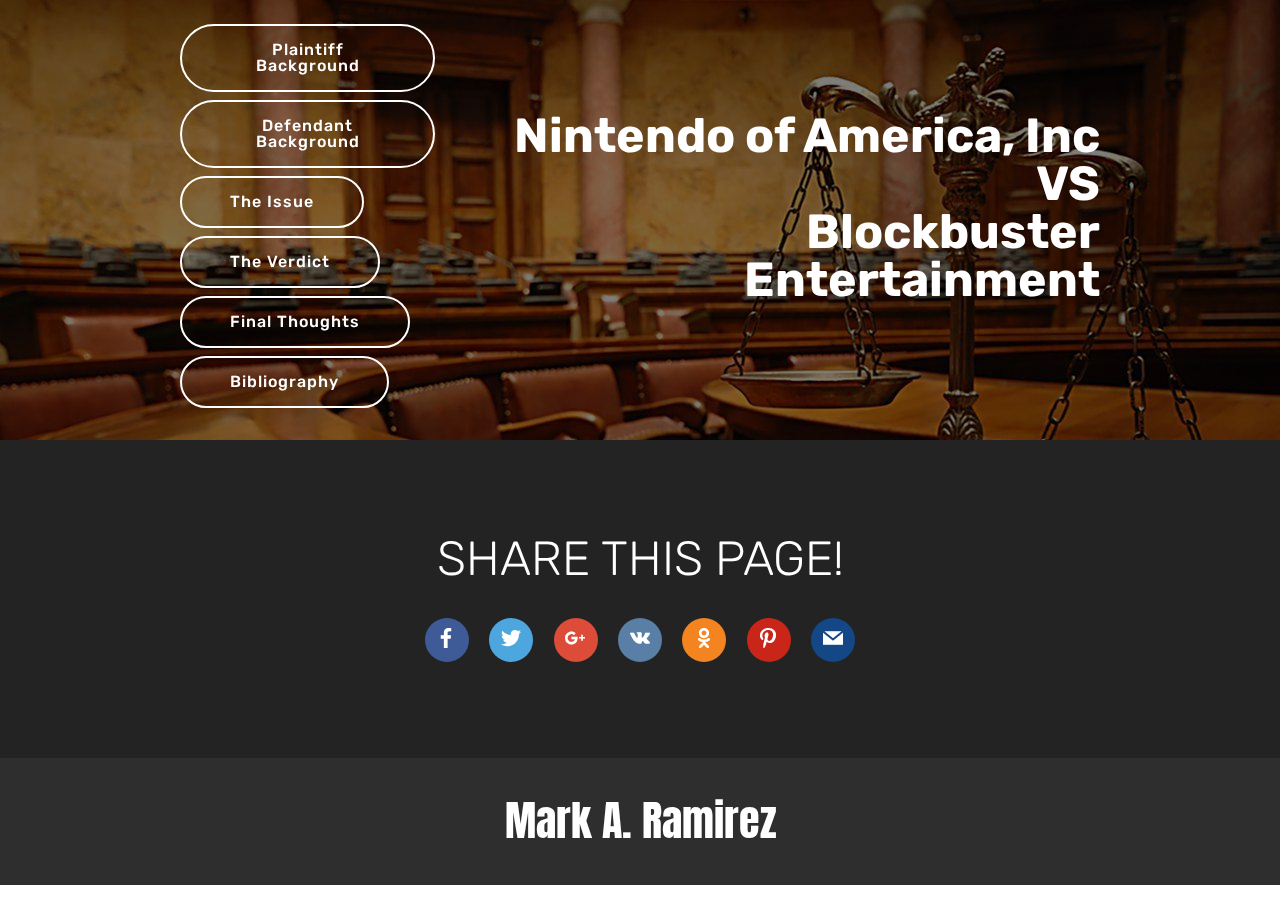
<file: index.html>
<!DOCTYPE html>
<html>
<head>
  <!-- Site made with Mobirise Website Builder v4.3.4, https://mobirise.com -->
  <meta charset="UTF-8">
  <meta http-equiv="X-UA-Compatible" content="IE=edge">
  <meta name="generator" content="Mobirise v4.3.4, mobirise.com">
  <meta name="viewport" content="width=device-width, initial-scale=1">
  <link rel="shortcut icon" href="assets/images/logo4.png" type="image/x-icon">
  <meta name="description" content="">
  <title>Home</title>
  <link rel="stylesheet" href="assets/tether/tether.min.css">
  <link rel="stylesheet" href="assets/bootstrap/css/bootstrap.min.css">
  <link rel="stylesheet" href="assets/bootstrap/css/bootstrap-grid.min.css">
  <link rel="stylesheet" href="assets/bootstrap/css/bootstrap-reboot.min.css">
  <link rel="stylesheet" href="assets/socicon/css/styles.css">
  <link rel="stylesheet" href="assets/theme/css/style.css">
  <link rel="stylesheet" href="assets/mobirise/css/mbr-additional.css" type="text/css">
  
  
  
</head>
<body>
<section class="mbr-section info2 cid-qzQ5374wqh mbr-parallax-background" id="info2-17" data-rv-view="62">

    

    <div class="mbr-overlay" style="opacity: 0.5; background-color: rgb(0, 0, 0);">
    </div>

    <div class="container">
        <div class="row justify-content-center">
            <div class="media-container-column col-12 col-lg-3 col-md-4">
                <div class="mbr-section-btn align-left py-4"><a class="btn btn-white-outline display-4" href="page1.html">Plaintiff Background</a> <a class="btn btn-white-outline display-4" href="page2.html">Defendant Background</a> <a class="btn btn-white-outline display-4" href="page3.html">The Issue</a> <a class="btn btn-white-outline display-4" href="page4.html">The Verdict</a> <a class="btn btn-white-outline display-4" href="page5.html">Final Thoughts</a> <a class="btn btn-white-outline display-4" href="page6.html">Bibliography</a></div>
            </div>
            <div class="media-container-column title col-12 col-lg-7 col-md-6">
                <h2 class="align-right mbr-bold mbr-white pb-3 mbr-fonts-style display-2">Nintendo of America, Inc VS<br> Blockbuster Entertainment</h2>
                
            </div>
        </div>
    </div>
</section>

<section class="engine"><a href="https://mobirise.co/q">bootstrap slideshow</a></section><section class="cid-qzJtSPEHmI" id="social-buttons3-y" data-rv-view="65">
    
    

    

    <div class="container">
        <div class="media-container-row">
            <div class="col-md-8 align-center">
                <h2 class="pb-3 mbr-section-title mbr-fonts-style display-2">
                    SHARE THIS PAGE!
                </h2>
                <div>
                    <div class="mbr-social-likes">
                        <span class="btn btn-social socicon-bg-facebook facebook mx-2" title="Share link on Facebook">
                            <i class="socicon socicon-facebook"></i>
                        </span>
                        <span class="btn btn-social twitter socicon-bg-twitter mx-2" title="Share link on Twitter">
                            <i class="socicon socicon-twitter"></i>
                        </span>
                        <span class="btn btn-social plusone socicon-bg-googleplus mx-2" title="Share link on Google+">
                            <i class="socicon socicon-googleplus"></i>
                        </span>
                        <span class="btn btn-social vkontakte socicon-bg-vkontakte mx-2" title="Share link on VKontakte">
                            <i class="socicon socicon-vkontakte"></i>
                        </span>
                        <span class="btn btn-social odnoklassniki socicon-bg-odnoklassniki mx-2" title="Share link on Odnoklassniki">
                            <i class="socicon socicon-odnoklassniki"></i>
                        </span>
                        <span class="btn btn-social pinterest socicon-bg-pinterest mx-2" title="Share link on Pinterest">
                            <i class="socicon socicon-pinterest"></i>
                        </span>
                        <span class="btn btn-social mailru socicon-bg-mail mx-2" title="Share link on Mailru">
                            <i class="socicon socicon-mail"></i>
                        </span>
                    </div>
                </div>
            </div>
        </div>
    </div>
</section>

<section once="" class="cid-qyBCXhYkdL" id="footer6-k" data-rv-view="68">

    

    

    <div class="container">
        <div class="media-container-row align-center mbr-white">
            <div class="col-12">
                <p class="mbr-text mb-0 mbr-fonts-style display-7">
                    Mark A. Ramirez</p>
            </div>
        </div>
    </div>
</section>


  <script src="assets/web/assets/jquery/jquery.min.js"></script>
  <script src="assets/popper/popper.min.js"></script>
  <script src="assets/tether/tether.min.js"></script>
  <script src="assets/bootstrap/js/bootstrap.min.js"></script>
  <script src="assets/smooth-scroll/smooth-scroll.js"></script>
  <script src="assets/jarallax/jarallax.min.js"></script>
  <script src="assets/social-likes/social-likes.js"></script>
  <script src="assets/theme/js/script.js"></script>
  
  
</body>
</html>
</file>
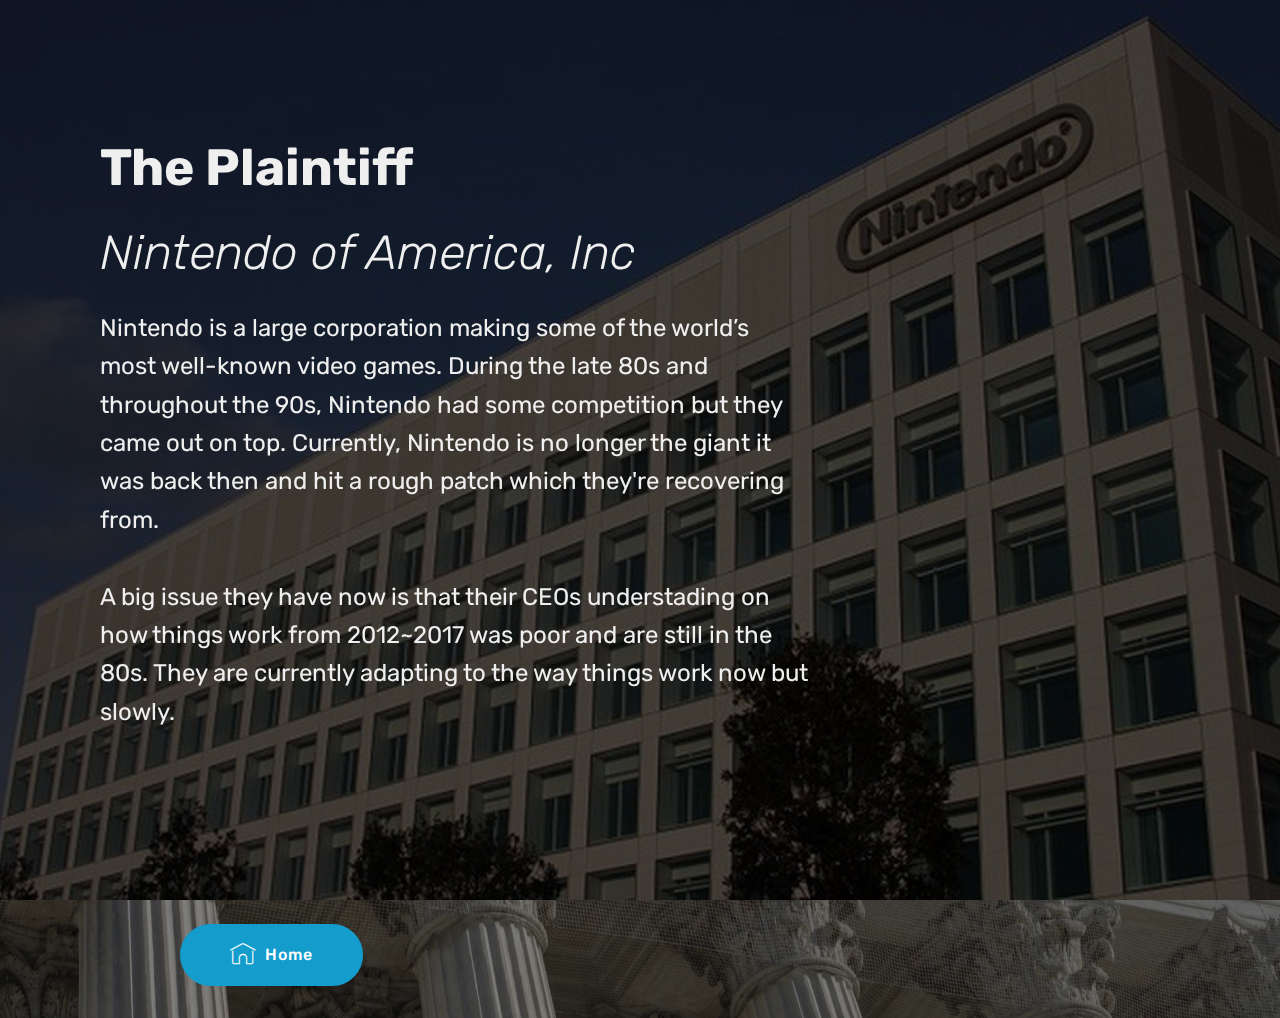
<file: page1.html>
<!DOCTYPE html>
<html>
<head>
  <!-- Site made with Mobirise Website Builder v4.3.4, https://mobirise.com -->
  <meta charset="UTF-8">
  <meta http-equiv="X-UA-Compatible" content="IE=edge">
  <meta name="generator" content="Mobirise v4.3.4, mobirise.com">
  <meta name="viewport" content="width=device-width, initial-scale=1">
  <link rel="shortcut icon" href="assets/images/logo4.png" type="image/x-icon">
  <meta name="description" content="Web Site Generator Description">
  <title>The Plaintiff</title>
  <link rel="stylesheet" href="assets/web/assets/mobirise-icons/mobirise-icons.css">
  <link rel="stylesheet" href="assets/tether/tether.min.css">
  <link rel="stylesheet" href="assets/bootstrap/css/bootstrap.min.css">
  <link rel="stylesheet" href="assets/bootstrap/css/bootstrap-grid.min.css">
  <link rel="stylesheet" href="assets/bootstrap/css/bootstrap-reboot.min.css">
  <link rel="stylesheet" href="assets/theme/css/style.css">
  <link rel="stylesheet" href="assets/mobirise/css/mbr-additional.css" type="text/css">
  
  
  
</head>
<body>
<section class="header9 cid-qyBCG5L5lO mbr-fullscreen mbr-parallax-background" id="header9-j" data-rv-view="71">

    

    <div class="mbr-overlay" style="opacity: 0.7; background-color: rgb(0, 0, 0);">
    </div>

    <div class="container">
        <div class="media-container-column mbr-white col-md-8">
            <h1 class="mbr-section-title align-left mbr-bold pb-3 mbr-fonts-style display-1">The Plaintiff</h1>
            <h3 class="mbr-section-subtitle align-left mbr-light pb-3 mbr-fonts-style display-2">Nintendo of America, Inc</h3>
            <p class="mbr-text align-left pb-3 mbr-fonts-style display-5">Nintendo is a large corporation making some of the world’s most well-known video games. During the late 80s and throughout the 90s, Nintendo had some competition but they came out on top. Currently, Nintendo is no longer the giant it was back then and hit a rough patch which they're recovering from.<br><br>A big issue they have now is that their CEOs understading on how things work from 2012~2017 was poor and are still in the 80s. They are currently adapting to the way things work now but slowly.<br>
            </p>
            
        </div>
    </div>

    
</section>

<section class="engine"><a href="https://mobirise.co/m">bootstrap table</a></section><section class="mbr-section info2 cid-qzQ4qOgLkc mbr-parallax-background" id="info2-15" data-rv-view="74">

    

    <div class="mbr-overlay" style="opacity: 0.5; background-color: rgb(0, 0, 0);">
    </div>

    <div class="container">
        <div class="row justify-content-center">
            <div class="media-container-column col-12 col-lg-3 col-md-4">
                <div class="mbr-section-btn align-left py-4"><a class="btn btn-primary display-4" href="index.html"><span class="mbri-home mbr-iconfont mbr-iconfont-btn"></span>Home</a></div>
            </div>
            <div class="media-container-column title col-12 col-lg-7 col-md-6">
                
                
            </div>
        </div>
    </div>
</section>


  <script src="assets/web/assets/jquery/jquery.min.js"></script>
  <script src="assets/popper/popper.min.js"></script>
  <script src="assets/tether/tether.min.js"></script>
  <script src="assets/bootstrap/js/bootstrap.min.js"></script>
  <script src="assets/smooth-scroll/smooth-scroll.js"></script>
  <script src="assets/jarallax/jarallax.min.js"></script>
  <script src="assets/theme/js/script.js"></script>
  
  
</body>
</html>
</file>
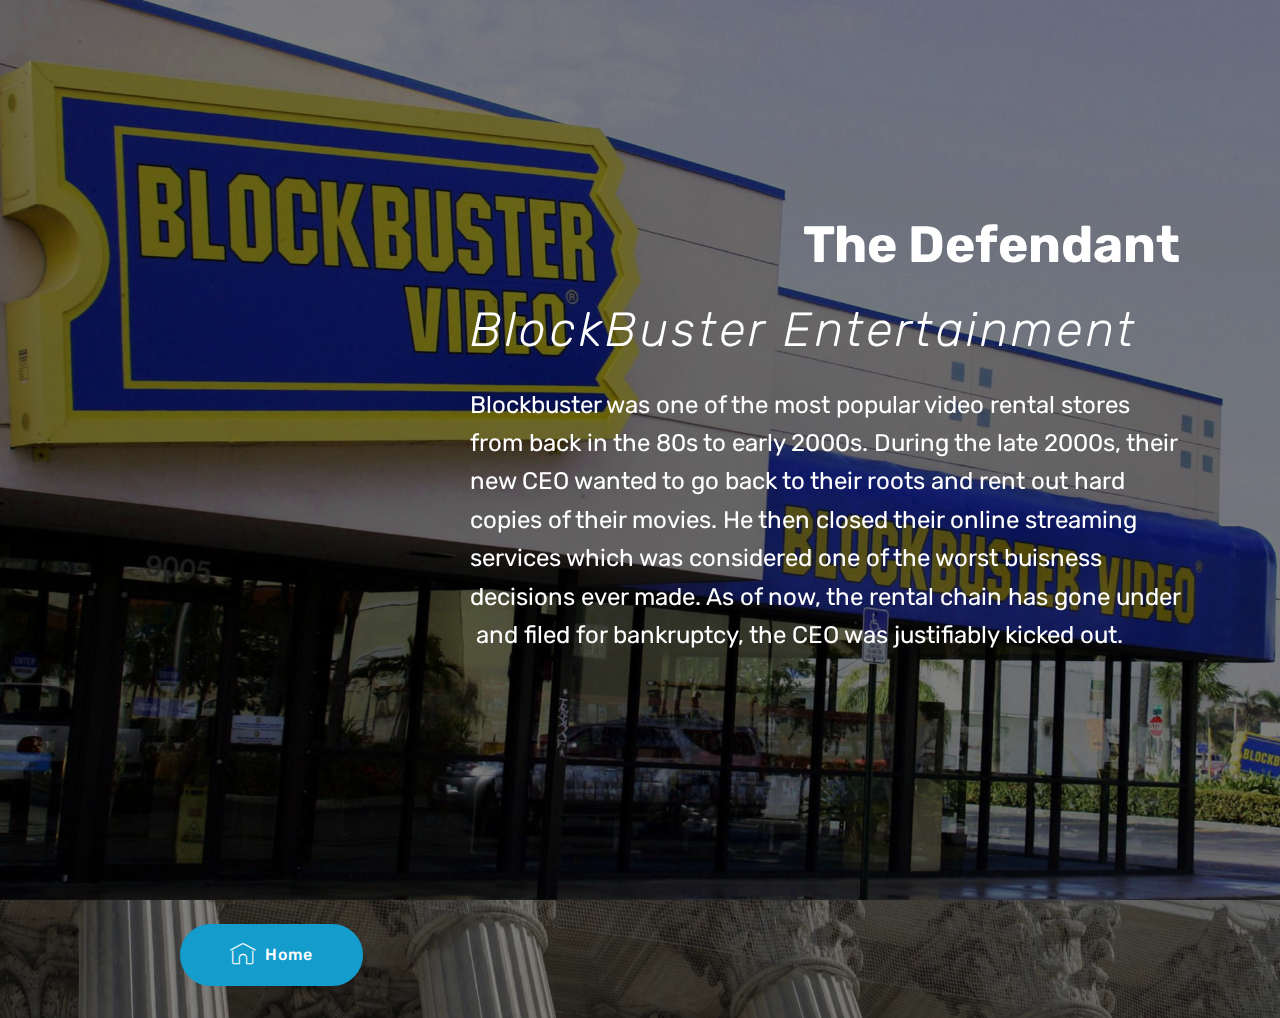
<file: page2.html>
<!DOCTYPE html>
<html>
<head>
  <!-- Site made with Mobirise Website Builder v4.3.4, https://mobirise.com -->
  <meta charset="UTF-8">
  <meta http-equiv="X-UA-Compatible" content="IE=edge">
  <meta name="generator" content="Mobirise v4.3.4, mobirise.com">
  <meta name="viewport" content="width=device-width, initial-scale=1">
  <link rel="shortcut icon" href="assets/images/logo4.png" type="image/x-icon">
  <meta name="description" content="Website Builder Description">
  <title>The Defendant</title>
  <link rel="stylesheet" href="assets/web/assets/mobirise-icons/mobirise-icons.css">
  <link rel="stylesheet" href="assets/tether/tether.min.css">
  <link rel="stylesheet" href="assets/bootstrap/css/bootstrap.min.css">
  <link rel="stylesheet" href="assets/bootstrap/css/bootstrap-grid.min.css">
  <link rel="stylesheet" href="assets/bootstrap/css/bootstrap-reboot.min.css">
  <link rel="stylesheet" href="assets/theme/css/style.css">
  <link rel="stylesheet" href="assets/mobirise/css/mbr-additional.css" type="text/css">
  
  
  
</head>
<body>
<section class="header10 cid-qyBD5TSgpL mbr-fullscreen mbr-parallax-background" id="header10-l" data-rv-view="77">

    

    <div class="mbr-overlay" style="opacity: 0.5; background-color: rgb(0, 0, 0);">
    </div>

    <div class="container">
        <div class="media-container-column mbr-white col-lg-8 col-md-10 ml-auto">
            <h1 class="mbr-section-title align-right mbr-bold pb-3 mbr-fonts-style display-1">
                The Defendant</h1>
            <h3 class="mbr-section-subtitle align-right mbr-light pb-3 mbr-fonts-style display-2"><em>BlockBuster Entertainment</em></h3>
            <p class="mbr-text align-right pb-3 mbr-fonts-style display-5">
               Blockbuster was one of the most popular video rental stores from back in the 80s to early 2000s. During the late 2000s, their new CEO wanted to go back to their roots and rent out hard copies of their movies. He then closed their online streaming services which was considered one of the worst buisness decisions ever made. As of now, the rental chain has gone under &nbsp;and filed for bankruptcy, the CEO was justifiably kicked out.</p>
            
        </div>
    </div>

    
</section>

<section class="engine"><a href="https://mobirise.co/i">build your own website for free</a></section><section class="mbr-section info2 cid-qzQ4QjLu6F mbr-parallax-background" id="info2-16" data-rv-view="80">

    

    <div class="mbr-overlay" style="opacity: 0.5; background-color: rgb(0, 0, 0);">
    </div>

    <div class="container">
        <div class="row justify-content-center">
            <div class="media-container-column col-12 col-lg-3 col-md-4">
                <div class="mbr-section-btn align-left py-4"><a class="btn btn-primary display-4" href="index.html"><span class="mbri-home mbr-iconfont mbr-iconfont-btn"></span>Home</a></div>
            </div>
            <div class="media-container-column title col-12 col-lg-7 col-md-6">
                
                
            </div>
        </div>
    </div>
</section>


  <script src="assets/web/assets/jquery/jquery.min.js"></script>
  <script src="assets/popper/popper.min.js"></script>
  <script src="assets/tether/tether.min.js"></script>
  <script src="assets/bootstrap/js/bootstrap.min.js"></script>
  <script src="assets/smooth-scroll/smooth-scroll.js"></script>
  <script src="assets/jarallax/jarallax.min.js"></script>
  <script src="assets/theme/js/script.js"></script>
  
  
</body>
</html>
</file>
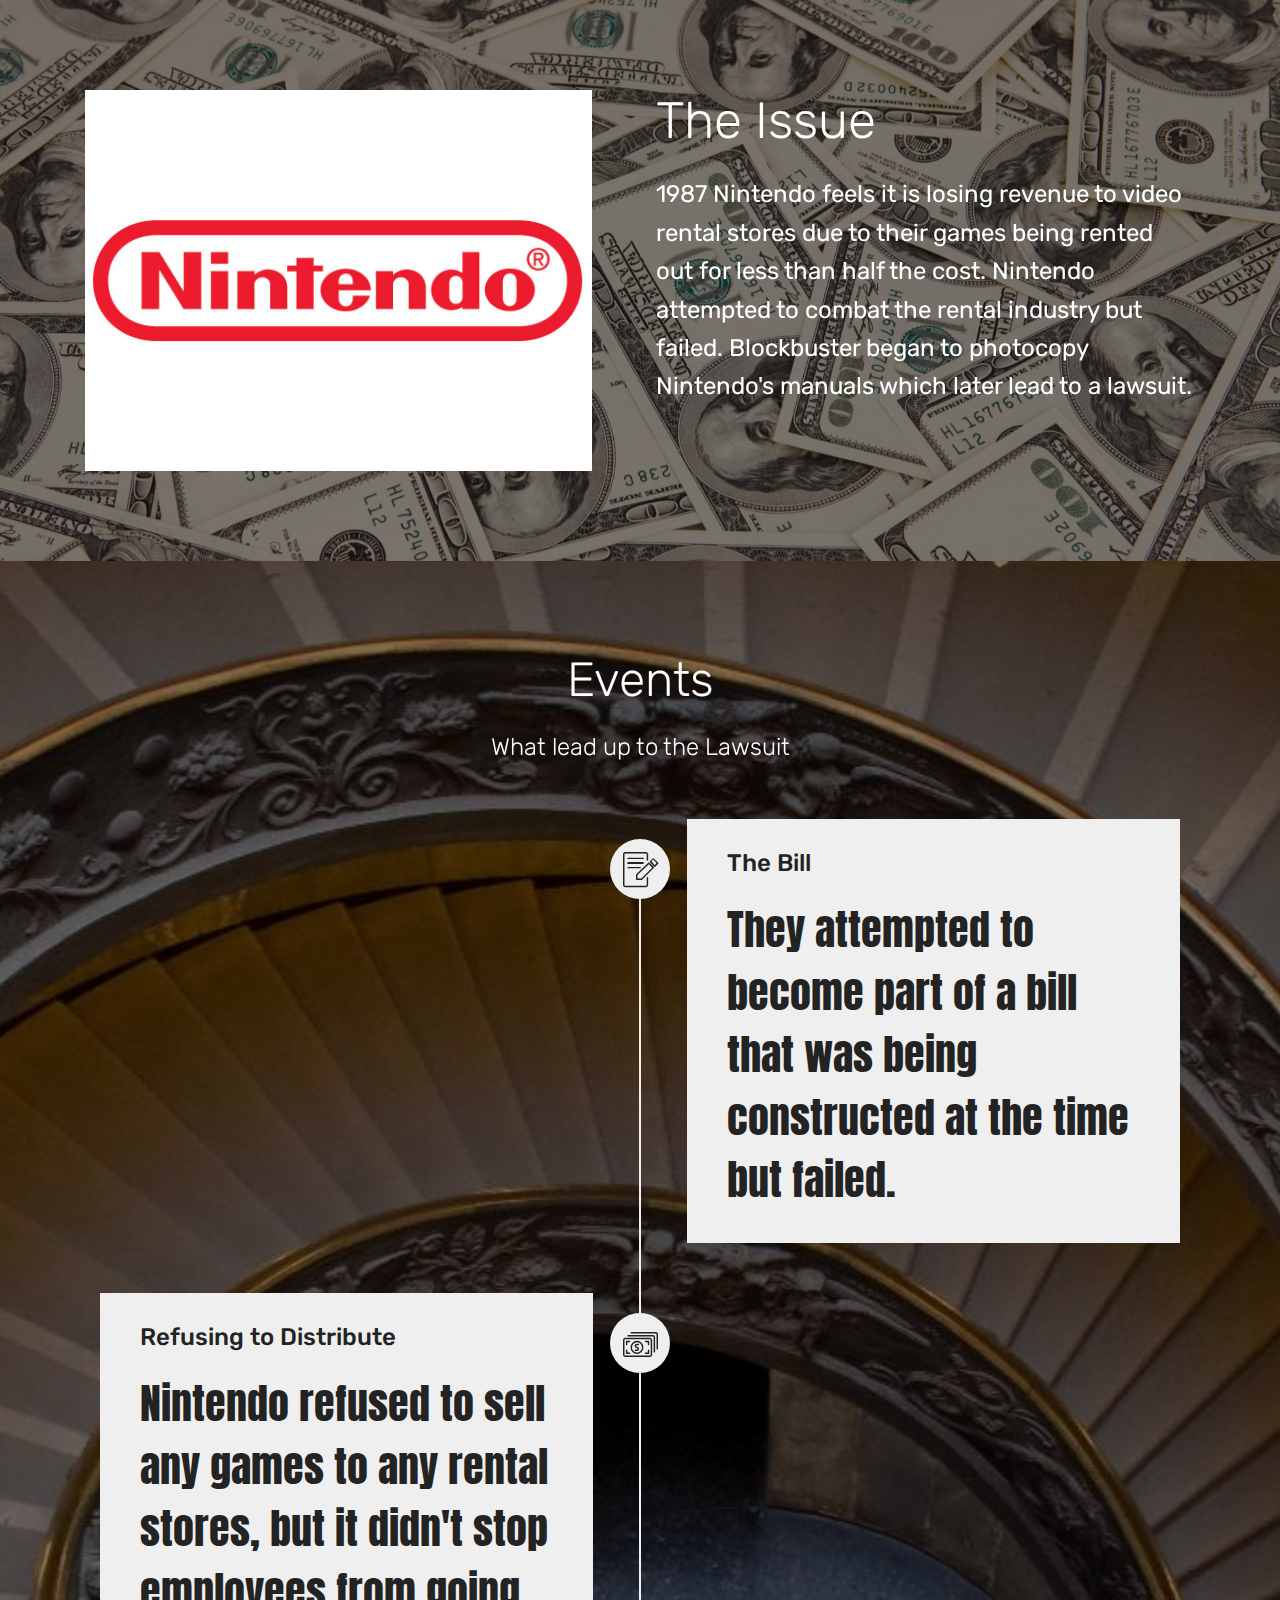
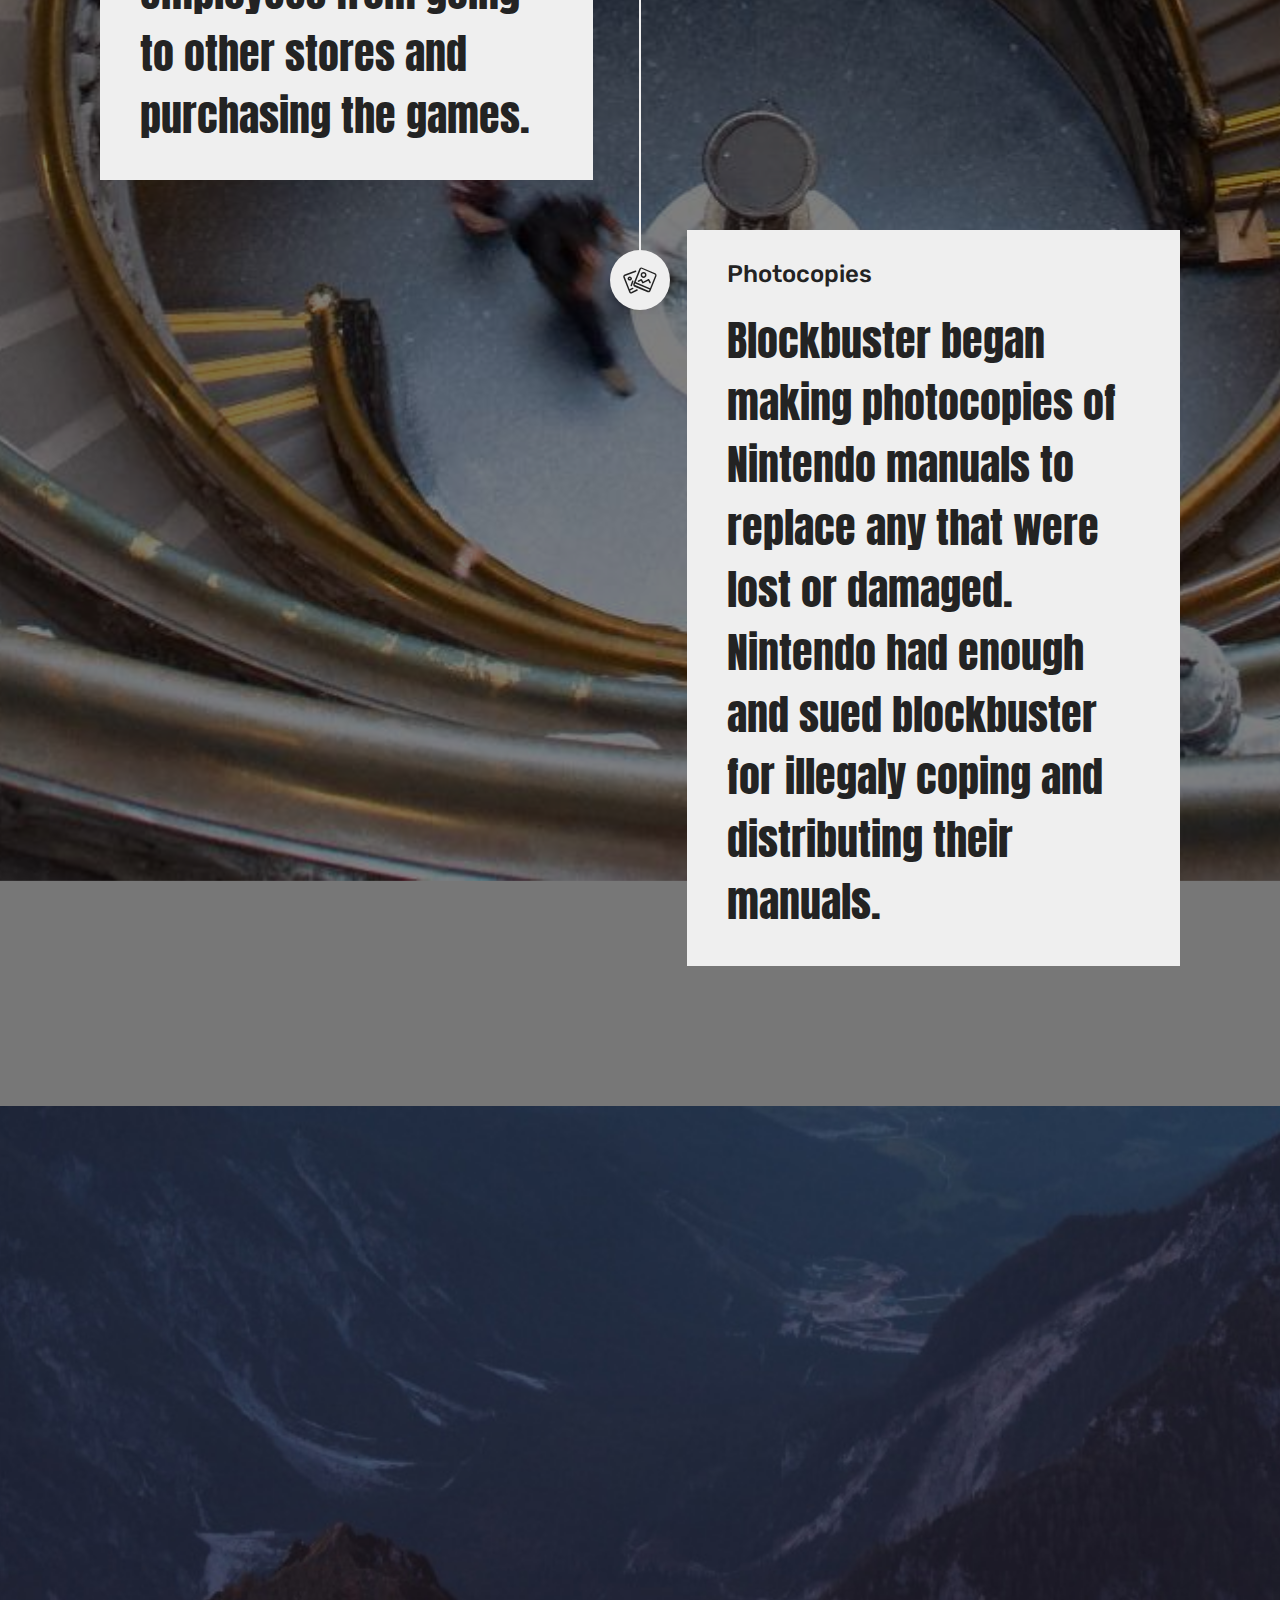
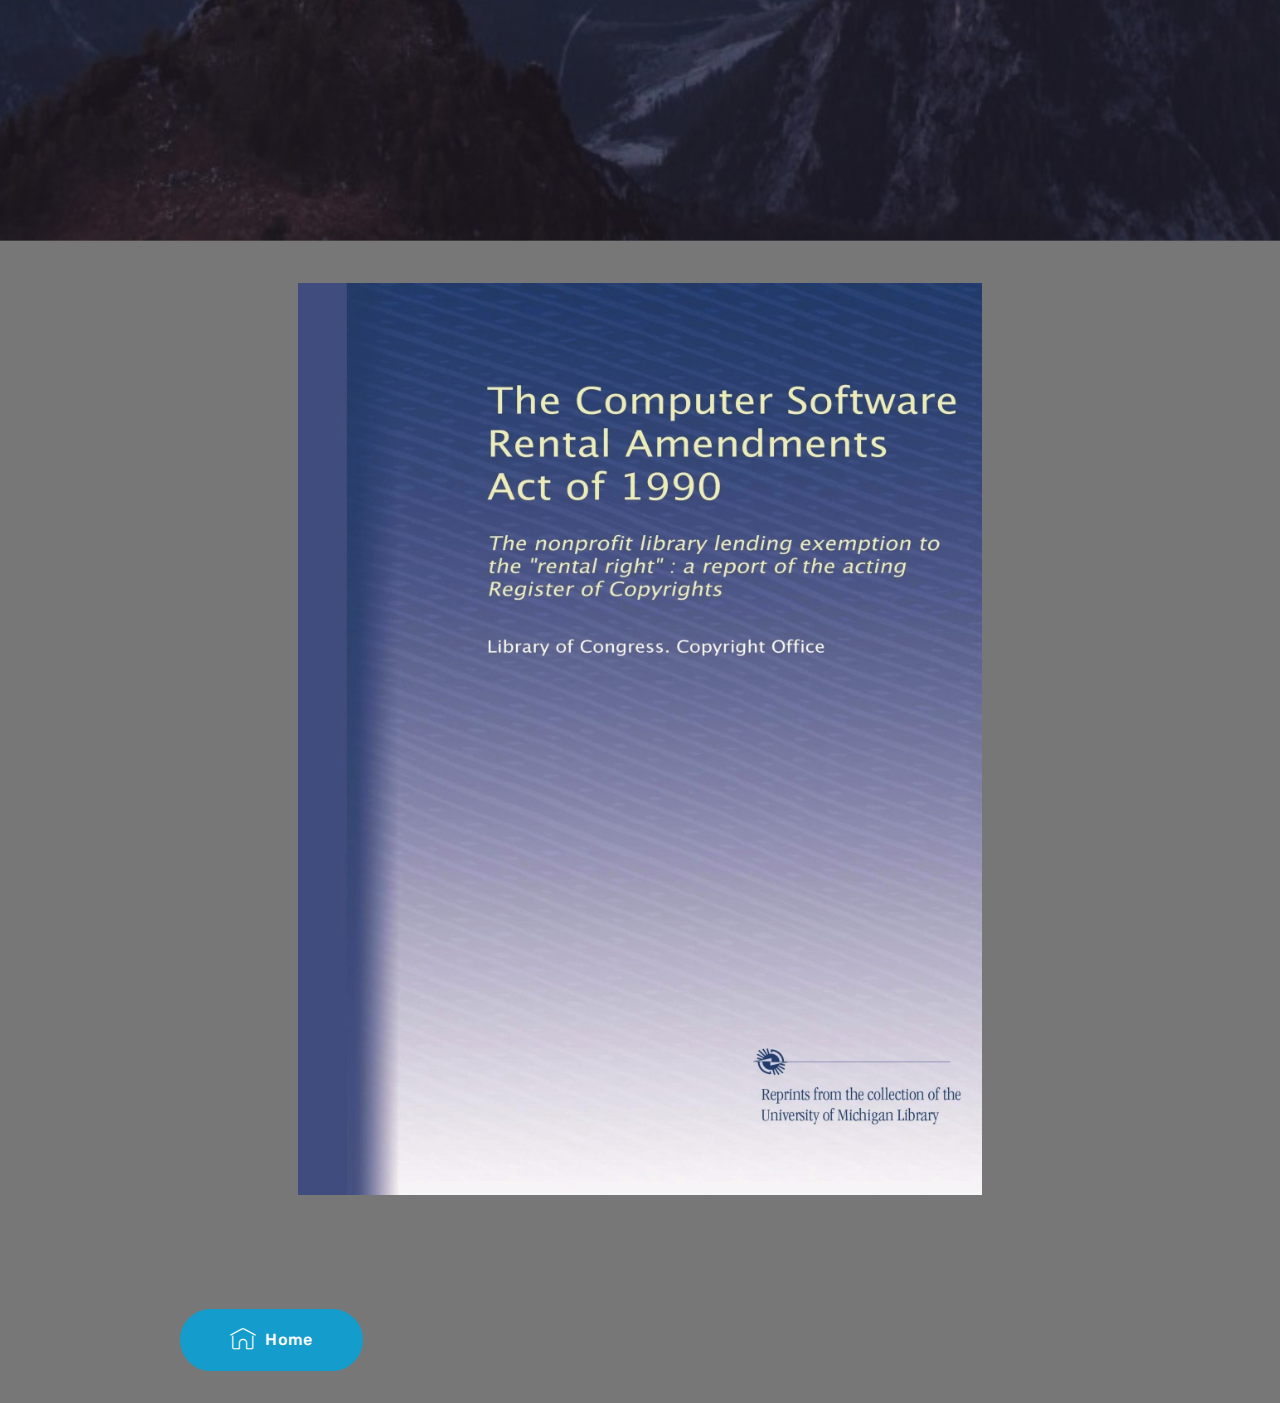
<file: page3.html>
<!DOCTYPE html>
<html>
<head>
  <!-- Site made with Mobirise Website Builder v4.3.4, https://mobirise.com -->
  <meta charset="UTF-8">
  <meta http-equiv="X-UA-Compatible" content="IE=edge">
  <meta name="generator" content="Mobirise v4.3.4, mobirise.com">
  <meta name="viewport" content="width=device-width, initial-scale=1">
  <link rel="shortcut icon" href="assets/images/logo4.png" type="image/x-icon">
  <meta name="description" content="Web Page Builder Description">
  <title>The Issue</title>
  <link rel="stylesheet" href="assets/web/assets/mobirise-icons/mobirise-icons.css">
  <link rel="stylesheet" href="assets/tether/tether.min.css">
  <link rel="stylesheet" href="assets/bootstrap/css/bootstrap.min.css">
  <link rel="stylesheet" href="assets/bootstrap/css/bootstrap-grid.min.css">
  <link rel="stylesheet" href="assets/bootstrap/css/bootstrap-reboot.min.css">
  <link rel="stylesheet" href="assets/theme/css/style.css">
  <link rel="stylesheet" href="assets/mobirise/css/mbr-additional.css" type="text/css">
  
  
  
</head>
<body>
<section class="header3 cid-qyBEK2UF2I mbr-parallax-background" id="header3-n" data-rv-view="83">

    

    <div class="mbr-overlay" style="opacity: 0.5; background-color: rgb(0, 0, 0);">
    </div>

    <div class="container">
        <div class="media-container-row">
            <div class="mbr-figure" style="width: 100%;">
                <img src="assets/images/nintendo-logo-1-1024x768.jpg" alt="Mobirise" title="" media-simple="true">
            </div>

            <div class="media-content">
                <h1 class="mbr-section-title mbr-white pb-3 mbr-fonts-style display-1">The Issue</h1>
                
                <div class="mbr-section-text mbr-white pb-3 ">
                    <p class="mbr-text mbr-fonts-style display-5">
                        1987 Nintendo feels it is losing revenue to video rental stores due to their games being rented out for less than half the cost. Nintendo attempted to combat the rental industry but failed. Blockbuster began to photocopy Nintendo's manuals which later lead to a lawsuit.<br></p>
                </div>
                
            </div>
        </div>
    </div>

</section>

<section class="engine"><a href="https://mobirise.co/p">bootstrap navbar</a></section><section class="timeline2 cid-qzJlUV1jRA mbr-parallax-background" id="timeline2-x" data-rv-view="86">

    

    <div class="mbr-overlay" style="opacity: 0.5; background-color: rgb(0, 0, 0);">
    </div>

    <div class="container align-center">
        <h2 class="mbr-section-title pb-3 mbr-fonts-style display-2">
            Events</h2>
        <h3 class="mbr-section-subtitle pb-5 mbr-fonts-style display-5">
            What lead up to the Lawsuit</h3>

        <div class="container timelines-container" mbri-timelines="">
            <div class="row timeline-element reverse separline">      
                <span class="iconsBackground">
                    <span class="mbr-iconfont mbri-edit" media-simple="true"></span>
                </span>          
                <div class="col-xs-12 col-md-6 align-left">
                    <div class="timeline-text-content">
                        <h4 class="mbr-timeline-title pb-3 mbr-fonts-style display-5">The Bill</h4>
                        <p class="mbr-timeline-text mbr-fonts-style display-7">
                            They attempted to become part of a bill that was being constructed at the time but failed. 
                        </p>
                     </div>
                </div>
            </div>

            <div class="row timeline-element  separline">
                <span class="iconsBackground">
                    <span class="mbr-iconfont mbri-cash" media-simple="true"></span>
                </span>
                <div class="col-xs-12 col-md-6 align-left ">
                    <div class="timeline-text-content">
                        <h4 class="mbr-timeline-title pb-3 mbr-fonts-style display-5">Refusing to Distribute</h4>
                        <p class="mbr-timeline-text mbr-fonts-style display-7">
                            Nintendo refused to sell any games to any rental stores, but it didn't stop employees from going to other stores and purchasing the games.
                        </p>
                    </div>
                </div>
            </div> 

            <div class="row timeline-element reverse">
                <span class="iconsBackground">
                    <span class="mbr-iconfont mbri-image-gallery" media-simple="true"></span>
                </span>
                <div class="col-xs-12 col-md-6 align-left">
                    <div class="timeline-text-content">
                        <h4 class="mbr-timeline-title pb-3 mbr-fonts-style display-5">
                            Photocopies</h4>      
                        <p class="mbr-timeline-text mbr-fonts-style display-7">Blockbuster began making photocopies of Nintendo manuals to replace any that were lost or damaged. Nintendo had enough and sued blockbuster for illegaly coping and distributing their manuals.</p>
                    </div>
                </div>
            </div>

            

            

            

            

            

            

            

            

            
        </div>
    </div>
</section>

<section class="header4 cid-qyBERW1087 mbr-parallax-background" id="header4-o" data-rv-view="89">

    

    <div class="mbr-overlay" style="opacity: 0.5; background-color: rgb(0, 0, 0);">
    </div>

    <div class="container">
        <div class="row justify-content-md-center">
            <div class="media-content col-md-10">
                <h1 class="mbr-section-title align-center mbr-white pb-3 mbr-bold mbr-fonts-style display-1">Computer Software Rental Amendments Act</h1>
                
                <div class="mbr-text align-center mbr-white pb-3">
                    <p class="mbr-text mbr-fonts-style display-5">Back during the 1980s, computer software was one of many products being rented out in rental stores. Many of the products rented where being copied illegaly and SPA(Software Publishers Association) with Microsoft pushed for a bill to combat the rampit piracy.<br><br>Nintendo wanted to become part of the bill and argued that video games are considered software; however, VSDA(Video Software Dealers Association) argued against Nintendo and promised to defeat the bill if video games are included.<br><br>The bill eventually passed; however, video game catriges where excluded due to the bill stating that cartige games are too difficult to make copies of compared to standard computer software.</p>
                </div>
                
            </div>
        
            <div class="mbr-figure pt-5" style="width: 60%;">
                <a href="https://www.copyright.gov/reports/computer-software-rental-report.pdf" target="_blank"><img src="assets/images/the-computer-software-rental-amendments-act-of-1990-the-nonprofit-library-lending-exemption-to-the-rental-right-a-report-9336804-1650x2200.jpg" alt="Mobirise" title="" media-simple="true"></a>
            </div>
        </div>
    </div>
</section>

<section class="mbr-section info2 cid-qzQ7ONNIvO mbr-parallax-background" id="info2-18" data-rv-view="92">

    

    <div class="mbr-overlay" style="opacity: 0.5; background-color: rgb(0, 0, 0);">
    </div>

    <div class="container">
        <div class="row justify-content-center">
            <div class="media-container-column col-12 col-lg-3 col-md-4">
                <div class="mbr-section-btn align-left py-4"><a class="btn btn-primary display-4" href="index.html"><span class="mbri-home mbr-iconfont mbr-iconfont-btn"></span>Home</a></div>
            </div>
            <div class="media-container-column title col-12 col-lg-7 col-md-6">
                
                
            </div>
        </div>
    </div>
</section>


  <script src="assets/web/assets/jquery/jquery.min.js"></script>
  <script src="assets/popper/popper.min.js"></script>
  <script src="assets/tether/tether.min.js"></script>
  <script src="assets/bootstrap/js/bootstrap.min.js"></script>
  <script src="assets/smooth-scroll/smooth-scroll.js"></script>
  <script src="assets/jarallax/jarallax.min.js"></script>
  <script src="assets/theme/js/script.js"></script>
  
  
</body>
</html>
</file>
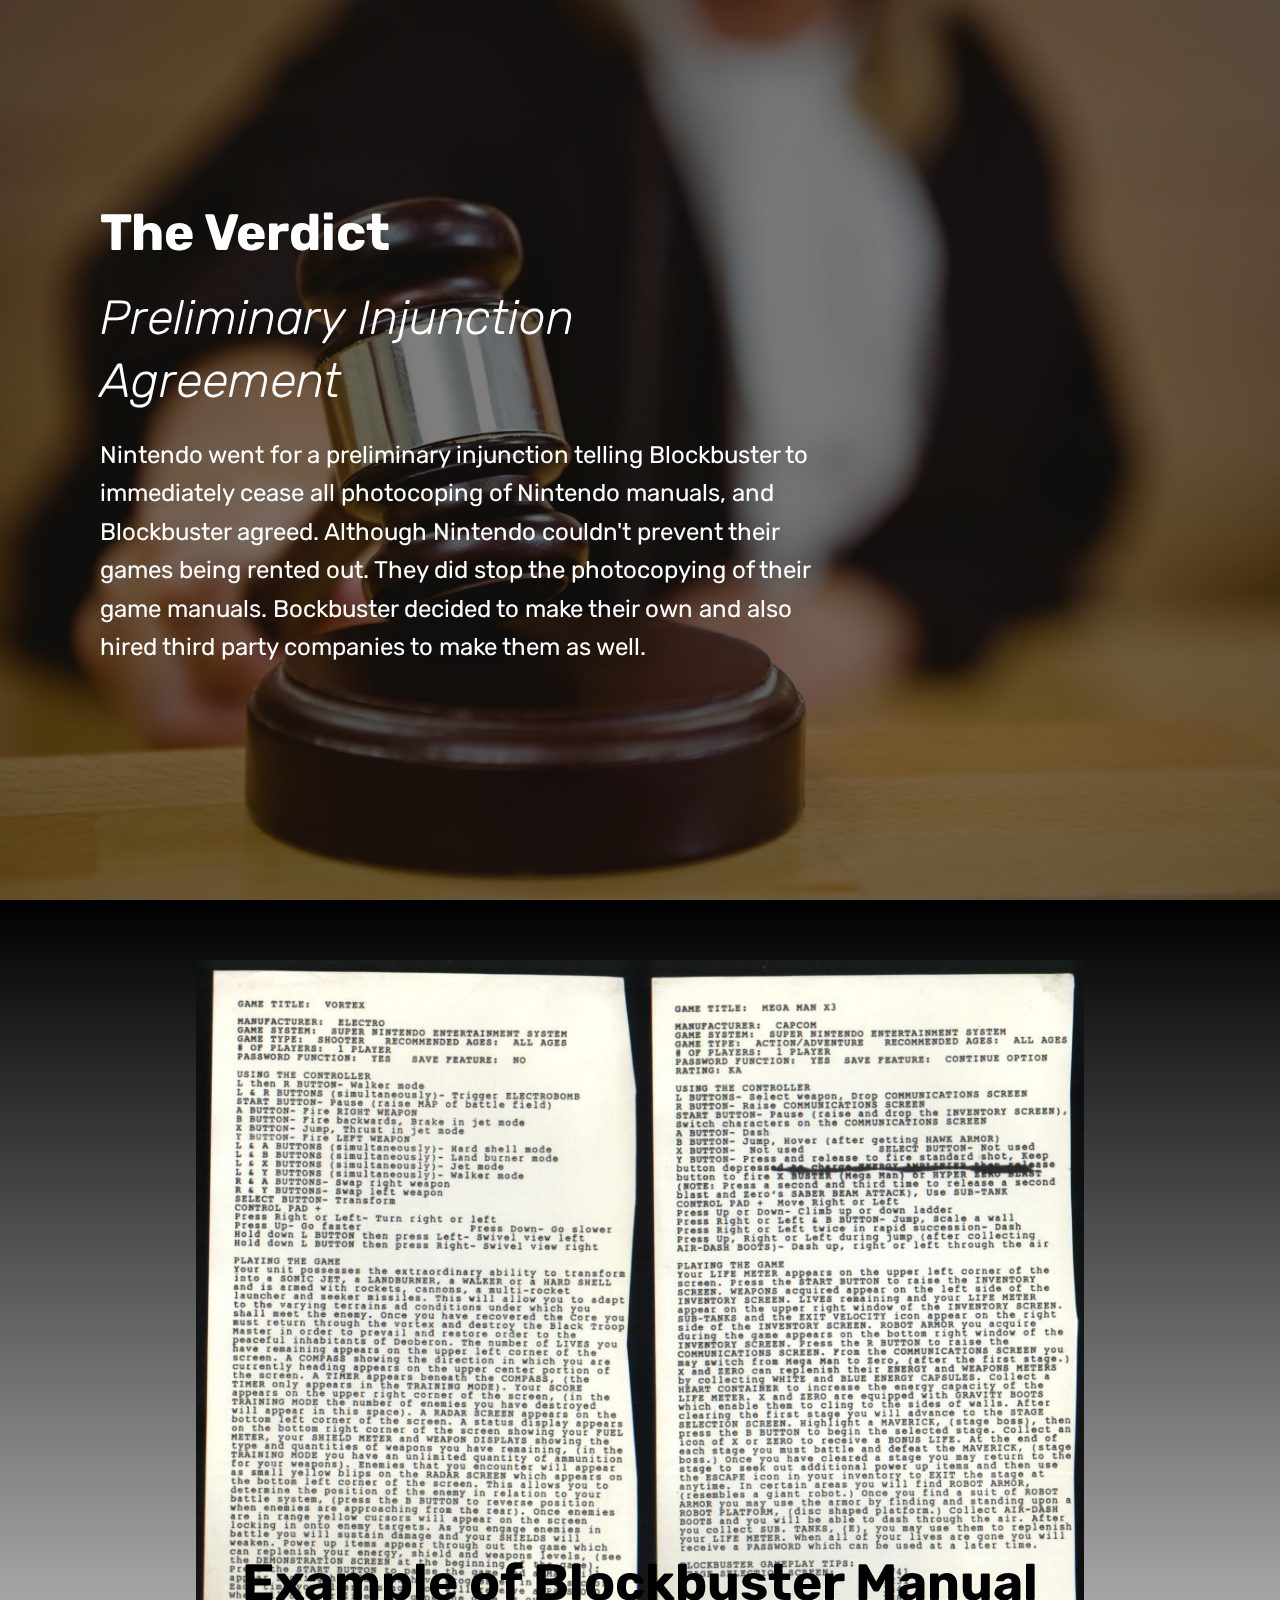
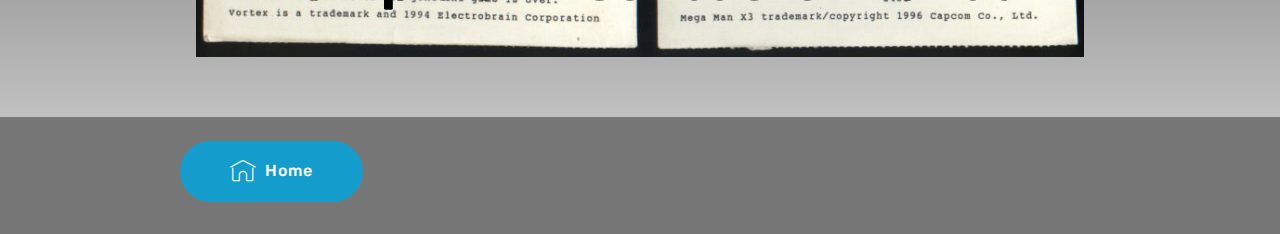
<file: page4.html>
<!DOCTYPE html>
<html>
<head>
  <!-- Site made with Mobirise Website Builder v4.3.4, https://mobirise.com -->
  <meta charset="UTF-8">
  <meta http-equiv="X-UA-Compatible" content="IE=edge">
  <meta name="generator" content="Mobirise v4.3.4, mobirise.com">
  <meta name="viewport" content="width=device-width, initial-scale=1">
  <link rel="shortcut icon" href="assets/images/logo4.png" type="image/x-icon">
  <meta name="description" content="Website Creator Description">
  <title>The Verdict</title>
  <link rel="stylesheet" href="assets/web/assets/mobirise-icons/mobirise-icons.css">
  <link rel="stylesheet" href="assets/tether/tether.min.css">
  <link rel="stylesheet" href="assets/bootstrap/css/bootstrap.min.css">
  <link rel="stylesheet" href="assets/bootstrap/css/bootstrap-grid.min.css">
  <link rel="stylesheet" href="assets/bootstrap/css/bootstrap-reboot.min.css">
  <link rel="stylesheet" href="assets/theme/css/style.css">
  <link rel="stylesheet" href="assets/mobirise/css/mbr-additional.css" type="text/css">
  
  
  
</head>
<body>
<section class="header9 cid-qzcEwdgQM5 mbr-fullscreen mbr-parallax-background" id="header9-t" data-rv-view="95">

    

    <div class="mbr-overlay" style="opacity: 0.5; background-color: rgb(0, 0, 0);">
    </div>

    <div class="container">
        <div class="media-container-column mbr-white col-md-8">
            <h1 class="mbr-section-title align-left mbr-bold pb-3 mbr-fonts-style display-1">The Verdict</h1>
            <h3 class="mbr-section-subtitle align-left mbr-light pb-3 mbr-fonts-style display-2">Preliminary Injunction Agreement</h3>
            <p class="mbr-text align-left pb-3 mbr-fonts-style display-5">Nintendo went for a preliminary injunction telling Blockbuster to immediately cease all photocoping of Nintendo manuals, and Blockbuster agreed. Although Nintendo couldn't prevent their games being rented out. They did stop the photocopying of their game manuals. Bockbuster decided to make their own and also hired third party companies to make them as well.</p>
            
        </div>
    </div>

    
</section>

<section class="engine"><a href="https://mobirise.co/f">bootstrap builder</a></section><section class="cid-qzJO9FJtuk" id="image3-11" data-rv-view="98">

    

    <figure class="mbr-figure container">
            <div class="image-block" style="width: 80%;">
                <img src="assets/images/blockbuster-snes-instructions2-zps7909df54-956x750.jpg" width="1400" alt="Mobirise" title="" media-simple="true">
                <figcaption class="mbr-figure-caption mbr-figure-caption-over">
                    <div class="container pb-5 mbr-white align-center mbr-fonts-style display-1"><strong>Example of Blockbuster Manual</strong></div>
                </figcaption>
            </div>
    </figure>
</section>

<section class="mbr-section info2 cid-qzQ2mtbn0q mbr-parallax-background" id="info2-14" data-rv-view="100">

    

    <div class="mbr-overlay" style="opacity: 0.5; background-color: rgb(0, 0, 0);">
    </div>

    <div class="container">
        <div class="row justify-content-center">
            <div class="media-container-column col-12 col-lg-3 col-md-4">
                <div class="mbr-section-btn align-left py-4"><a class="btn btn-primary display-4" href="index.html"><span class="mbri-home mbr-iconfont mbr-iconfont-btn"></span>Home</a></div>
            </div>
            <div class="media-container-column title col-12 col-lg-7 col-md-6">
                
                
            </div>
        </div>
    </div>
</section>


  <script src="assets/web/assets/jquery/jquery.min.js"></script>
  <script src="assets/popper/popper.min.js"></script>
  <script src="assets/tether/tether.min.js"></script>
  <script src="assets/bootstrap/js/bootstrap.min.js"></script>
  <script src="assets/smooth-scroll/smooth-scroll.js"></script>
  <script src="assets/jarallax/jarallax.min.js"></script>
  <script src="assets/theme/js/script.js"></script>
  
  
</body>
</html>
</file>
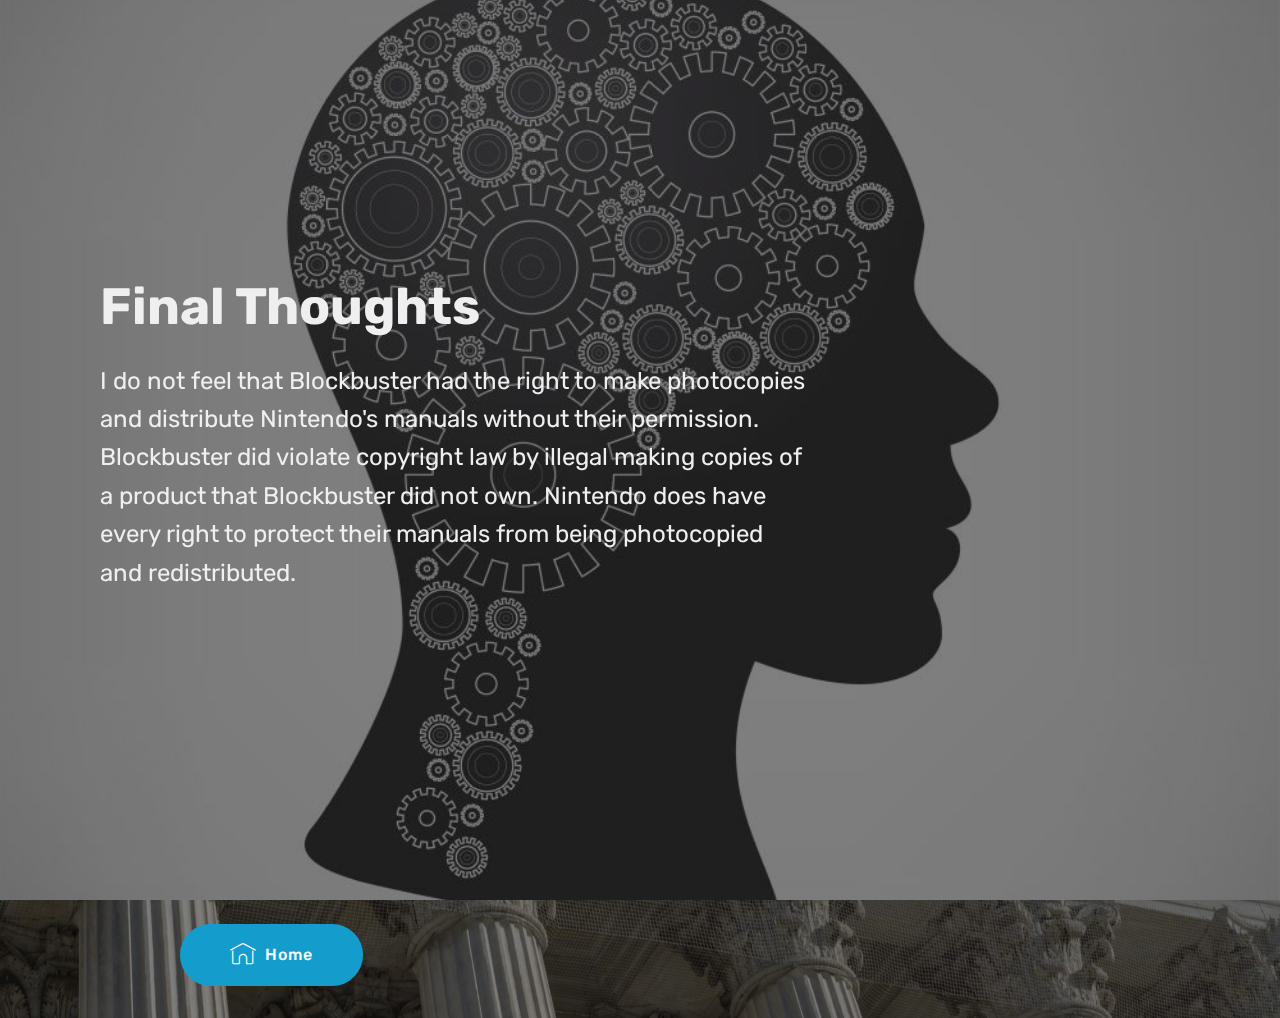
<file: page5.html>
<!DOCTYPE html>
<html>
<head>
  <!-- Site made with Mobirise Website Builder v4.3.4, https://mobirise.com -->
  <meta charset="UTF-8">
  <meta http-equiv="X-UA-Compatible" content="IE=edge">
  <meta name="generator" content="Mobirise v4.3.4, mobirise.com">
  <meta name="viewport" content="width=device-width, initial-scale=1">
  <link rel="shortcut icon" href="assets/images/logo4.png" type="image/x-icon">
  <meta name="description" content="Website Maker Description">
  <title>Final Thoughts</title>
  <link rel="stylesheet" href="assets/web/assets/mobirise-icons/mobirise-icons.css">
  <link rel="stylesheet" href="assets/tether/tether.min.css">
  <link rel="stylesheet" href="assets/bootstrap/css/bootstrap.min.css">
  <link rel="stylesheet" href="assets/bootstrap/css/bootstrap-grid.min.css">
  <link rel="stylesheet" href="assets/bootstrap/css/bootstrap-reboot.min.css">
  <link rel="stylesheet" href="assets/theme/css/style.css">
  <link rel="stylesheet" href="assets/mobirise/css/mbr-additional.css" type="text/css">
  
  
  
</head>
<body>
<section class="header9 cid-qzJMFQ9HtC mbr-fullscreen mbr-parallax-background" id="header9-10" data-rv-view="103">

    

    <div class="mbr-overlay" style="opacity: 0.5; background-color: rgb(0, 0, 0);">
    </div>

    <div class="container">
        <div class="media-container-column mbr-white col-md-8">
            <h1 class="mbr-section-title align-left mbr-bold pb-3 mbr-fonts-style display-1">Final Thoughts</h1>
            
            <p class="mbr-text align-left pb-3 mbr-fonts-style display-5">I do not feel that Blockbuster had the right to make photocopies and distribute Nintendo's manuals without their permission. Blockbuster did violate copyright law by illegal making copies of a product that Blockbuster did not own. Nintendo does have every right to protect their manuals from being photocopied and redistributed. </p>
            
        </div>
    </div>

    
</section>

<section class="engine"><a href="https://mobirise.co/a">web builder</a></section><section class="mbr-section info2 cid-qzQ82uKA3h mbr-parallax-background" id="info2-19" data-rv-view="106">

    

    <div class="mbr-overlay" style="opacity: 0.5; background-color: rgb(0, 0, 0);">
    </div>

    <div class="container">
        <div class="row justify-content-center">
            <div class="media-container-column col-12 col-lg-3 col-md-4">
                <div class="mbr-section-btn align-left py-4"><a class="btn btn-primary display-4" href="index.html"><span class="mbri-home mbr-iconfont mbr-iconfont-btn"></span>Home</a></div>
            </div>
            <div class="media-container-column title col-12 col-lg-7 col-md-6">
                
                
            </div>
        </div>
    </div>
</section>


  <script src="assets/web/assets/jquery/jquery.min.js"></script>
  <script src="assets/popper/popper.min.js"></script>
  <script src="assets/tether/tether.min.js"></script>
  <script src="assets/bootstrap/js/bootstrap.min.js"></script>
  <script src="assets/smooth-scroll/smooth-scroll.js"></script>
  <script src="assets/jarallax/jarallax.min.js"></script>
  <script src="assets/theme/js/script.js"></script>
  
  
</body>
</html>
</file>
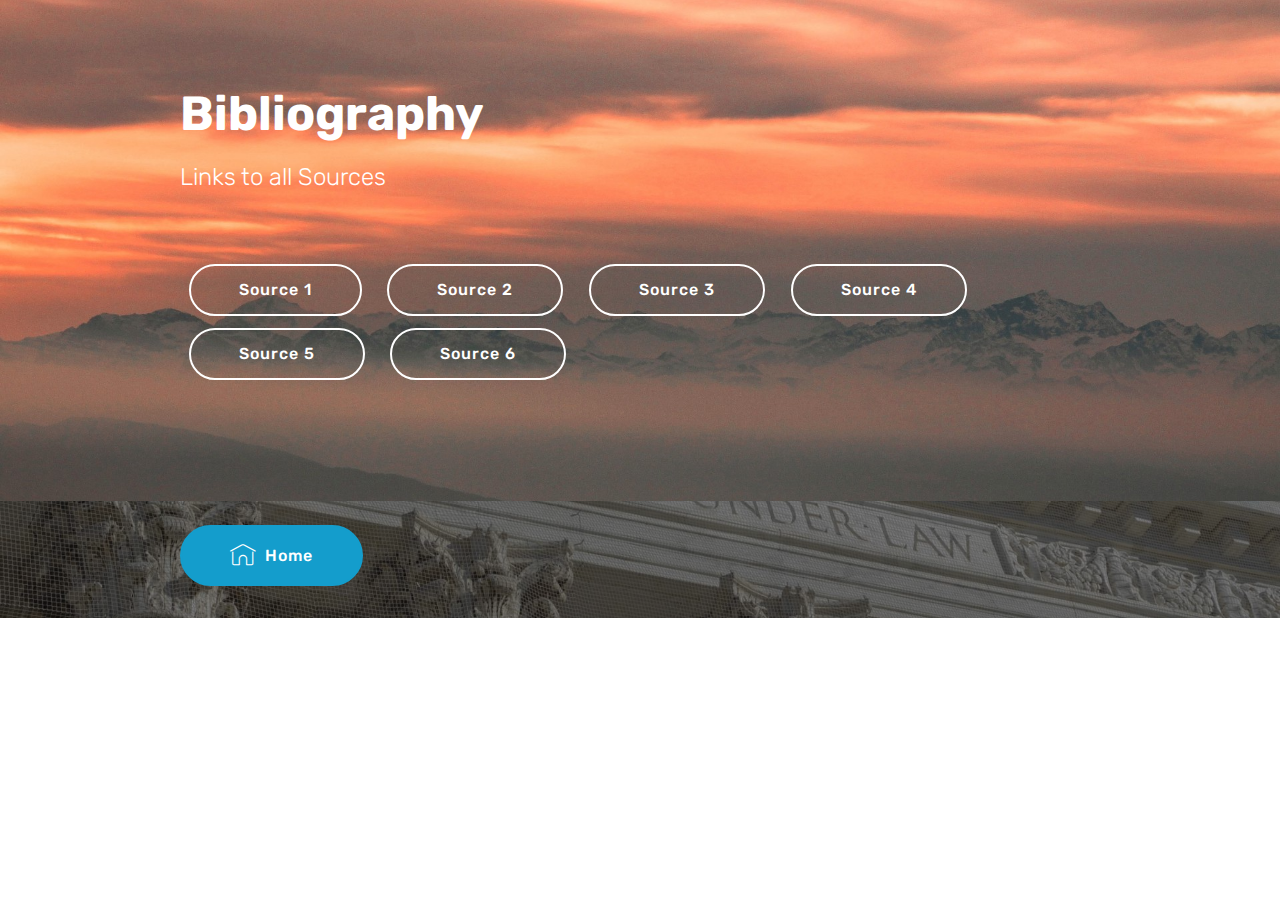
<file: page6.html>
<!DOCTYPE html>
<html>
<head>
  <!-- Site made with Mobirise Website Builder v4.3.4, https://mobirise.com -->
  <meta charset="UTF-8">
  <meta http-equiv="X-UA-Compatible" content="IE=edge">
  <meta name="generator" content="Mobirise v4.3.4, mobirise.com">
  <meta name="viewport" content="width=device-width, initial-scale=1">
  <link rel="shortcut icon" href="assets/images/logo4.png" type="image/x-icon">
  <meta name="description" content="Web Site Builder Description">
  <title>Bibliography</title>
  <link rel="stylesheet" href="assets/web/assets/mobirise-icons/mobirise-icons.css">
  <link rel="stylesheet" href="assets/tether/tether.min.css">
  <link rel="stylesheet" href="assets/bootstrap/css/bootstrap.min.css">
  <link rel="stylesheet" href="assets/bootstrap/css/bootstrap-grid.min.css">
  <link rel="stylesheet" href="assets/bootstrap/css/bootstrap-reboot.min.css">
  <link rel="stylesheet" href="assets/theme/css/style.css">
  <link rel="stylesheet" href="assets/mobirise/css/mbr-additional.css" type="text/css">
  
  
  
</head>
<body>
<section class="mbr-section info3 cid-qzFtLDqHzL" id="info3-v" data-rv-view="109">

    

    

    <div class="container">
        <div class="row justify-content-center">
            <div class="media-container-column title col-12 col-md-10">
                <h2 class="align-left mbr-bold mbr-white pb-3 mbr-fonts-style display-2">Bibliography<br></h2>
                <h3 class="mbr-section-subtitle align-left mbr-light mbr-white pb-3 mbr-fonts-style display-5">Links to all Sources</h3>
                <p class="mbr-text align-left mbr-white mbr-fonts-style display-7"></p>
                <div class="mbr-section-btn align-left py-4"><a class="btn btn-white-outline display-4" href="https://www.youtube.com/watch?v=J3xuy5YALl0" target="_blank">Source 1</a>
                    <a class="btn btn-white-outline display-4" href="https://www.copyright.gov/reports/computer-software-rental-report.pdf" target="_blank">Source 2</a> <a class="btn btn-white-outline display-4" href="https://www.nintendo.com/corp/legal.jsp" target="_blank">Source 3</a> <a class="btn btn-white-outline display-4" href="https://qz.com/144372/a-brief-illustrated-history-of-blockbuster-which-is-closing-the-last-of-its-us-stores/" target="_blank">Source 4</a> <a class="btn btn-white-outline display-4" href="http://articles.sun-sentinel.com/1989-08-13/business/8902250572_1_nintendo-blockbuster-video-games" target="_blank">Source 5</a> <a class="btn btn-white-outline display-4" href="http://articles.sun-sentinel.com/1989-08-16/business/8902260327_1_blockbuster-entertainment-nintendo-blockbuster-video" target="_blank">Source 6</a></div>
            </div>
        </div>
    </div>
</section>

<section class="engine"><a href="https://mobirise.co/f">bootstrap builder</a></section><section class="mbr-section info2 cid-qzQ8cmIWWr mbr-parallax-background" id="info2-1a" data-rv-view="112">

    

    <div class="mbr-overlay" style="opacity: 0.5; background-color: rgb(0, 0, 0);">
    </div>

    <div class="container">
        <div class="row justify-content-center">
            <div class="media-container-column col-12 col-lg-3 col-md-4">
                <div class="mbr-section-btn align-left py-4"><a class="btn btn-primary display-4" href="index.html"><span class="mbri-home mbr-iconfont mbr-iconfont-btn"></span>Home</a></div>
            </div>
            <div class="media-container-column title col-12 col-lg-7 col-md-6">
                
                
            </div>
        </div>
    </div>
</section>


  <script src="assets/web/assets/jquery/jquery.min.js"></script>
  <script src="assets/popper/popper.min.js"></script>
  <script src="assets/tether/tether.min.js"></script>
  <script src="assets/bootstrap/js/bootstrap.min.js"></script>
  <script src="assets/smooth-scroll/smooth-scroll.js"></script>
  <script src="assets/jarallax/jarallax.min.js"></script>
  <script src="assets/theme/js/script.js"></script>
  
  
</body>
</html>
</file>
<file: assets/socicon/css/styles.css>
@charset "UTF-8";

@font-face {
  font-family: "socicon";
  src:url("../fonts/socicon.eot");
  src:url("../fonts/socicon.eot?#iefix") format("embedded-opentype"),
    url("../fonts/socicon.woff") format("woff"),
    url("../fonts/socicon.ttf") format("truetype"),
    url("../fonts/socicon.svg#socicon") format("svg");
  font-weight: normal;
  font-style: normal;

}

[data-icon]:before {
  font-family: "socicon" !important;
  content: attr(data-icon);
  font-style: normal !important;
  font-weight: normal !important;
  font-variant: normal !important;
  text-transform: none !important;
  speak: none;
  line-height: 1;
  -webkit-font-smoothing: antialiased;
  -moz-osx-font-smoothing: grayscale;
}

[class^="socicon-"]:before,
[class*=" socicon-"]:before {
  font-family: "socicon" !important;
  font-style: normal !important;
  font-weight: normal !important;
  font-variant: normal !important;
  text-transform: none !important;
  speak: none;
  line-height: 1;
  -webkit-font-smoothing: antialiased;
  -moz-osx-font-smoothing: grayscale;
}

.socicon-modelmayhem:before {
  content: "\e000";
}
.socicon-mixcloud:before {
  content: "\e001";
}
.socicon-drupal:before {
  content: "\e002";
}
.socicon-swarm:before {
  content: "\e003";
}
.socicon-istock:before {
  content: "\e004";
}
.socicon-yammer:before {
  content: "\e005";
}
.socicon-ello:before {
  content: "\e006";
}
.socicon-stackoverflow:before {
  content: "\e007";
}
.socicon-persona:before {
  content: "\e008";
}
.socicon-triplej:before {
  content: "\e009";
}
.socicon-houzz:before {
  content: "\e00a";
}
.socicon-rss:before {
  content: "\e00b";
}
.socicon-paypal:before {
  content: "\e00c";
}
.socicon-odnoklassniki:before {
  content: "\e00d";
}
.socicon-airbnb:before {
  content: "\e00e";
}
.socicon-periscope:before {
  content: "\e00f";
}
.socicon-outlook:before {
  content: "\e010";
}
.socicon-coderwall:before {
  content: "\e011";
}
.socicon-tripadvisor:before {
  content: "\e012";
}
.socicon-appnet:before {
  content: "\e013";
}
.socicon-goodreads:before {
  content: "\e014";
}
.socicon-tripit:before {
  content: "\e015";
}
.socicon-lanyrd:before {
  content: "\e016";
}
.socicon-slideshare:before {
  content: "\e017";
}
.socicon-buffer:before {
  content: "\e018";
}
.socicon-disqus:before {
  content: "\e019";
}
.socicon-vkontakte:before {
  content: "\e01a";
}
.socicon-whatsapp:before {
  content: "\e01b";
}
.socicon-patreon:before {
  content: "\e01c";
}
.socicon-storehouse:before {
  content: "\e01d";
}
.socicon-pocket:before {
  content: "\e01e";
}
.socicon-mail:before {
  content: "\e01f";
}
.socicon-blogger:before {
  content: "\e020";
}
.socicon-technorati:before {
  content: "\e021";
}
.socicon-reddit:before {
  content: "\e022";
}
.socicon-dribbble:before {
  content: "\e023";
}
.socicon-stumbleupon:before {
  content: "\e024";
}
.socicon-digg:before {
  content: "\e025";
}
.socicon-envato:before {
  content: "\e026";
}
.socicon-behance:before {
  content: "\e027";
}
.socicon-delicious:before {
  content: "\e028";
}
.socicon-deviantart:before {
  content: "\e029";
}
.socicon-forrst:before {
  content: "\e02a";
}
.socicon-play:before {
  content: "\e02b";
}
.socicon-zerply:before {
  content: "\e02c";
}
.socicon-wikipedia:before {
  content: "\e02d";
}
.socicon-apple:before {
  content: "\e02e";
}
.socicon-flattr:before {
  content: "\e02f";
}
.socicon-github:before {
  content: "\e030";
}
.socicon-renren:before {
  content: "\e031";
}
.socicon-friendfeed:before {
  content: "\e032";
}
.socicon-newsvine:before {
  content: "\e033";
}
.socicon-identica:before {
  content: "\e034";
}
.socicon-bebo:before {
  content: "\e035";
}
.socicon-zynga:before {
  content: "\e036";
}
.socicon-steam:before {
  content: "\e037";
}
.socicon-xbox:before {
  content: "\e038";
}
.socicon-windows:before {
  content: "\e039";
}
.socicon-qq:before {
  content: "\e03a";
}
.socicon-douban:before {
  content: "\e03b";
}
.socicon-meetup:before {
  content: "\e03c";
}
.socicon-playstation:before {
  content: "\e03d";
}
.socicon-android:before {
  content: "\e03e";
}
.socicon-snapchat:before {
  content: "\e03f";
}
.socicon-twitter:before {
  content: "\e040";
}
.socicon-facebook:before {
  content: "\e041";
}
.socicon-googleplus:before {
  content: "\e042";
}
.socicon-pinterest:before {
  content: "\e043";
}
.socicon-foursquare:before {
  content: "\e044";
}
.socicon-yahoo:before {
  content: "\e045";
}
.socicon-skype:before {
  content: "\e046";
}
.socicon-yelp:before {
  content: "\e047";
}
.socicon-feedburner:before {
  content: "\e048";
}
.socicon-linkedin:before {
  content: "\e049";
}
.socicon-viadeo:before {
  content: "\e04a";
}
.socicon-xing:before {
  content: "\e04b";
}
.socicon-myspace:before {
  content: "\e04c";
}
.socicon-soundcloud:before {
  content: "\e04d";
}
.socicon-spotify:before {
  content: "\e04e";
}
.socicon-grooveshark:before {
  content: "\e04f";
}
.socicon-lastfm:before {
  content: "\e050";
}
.socicon-youtube:before {
  content: "\e051";
}
.socicon-vimeo:before {
  content: "\e052";
}
.socicon-dailymotion:before {
  content: "\e053";
}
.socicon-vine:before {
  content: "\e054";
}
.socicon-flickr:before {
  content: "\e055";
}
.socicon-500px:before {
  content: "\e056";
}
.socicon-wordpress:before {
  content: "\e058";
}
.socicon-tumblr:before {
  content: "\e059";
}
.socicon-twitch:before {
  content: "\e05a";
}
.socicon-8tracks:before {
  content: "\e05b";
}
.socicon-amazon:before {
  content: "\e05c";
}
.socicon-icq:before {
  content: "\e05d";
}
.socicon-smugmug:before {
  content: "\e05e";
}
.socicon-ravelry:before {
  content: "\e05f";
}
.socicon-weibo:before {
  content: "\e060";
}
.socicon-baidu:before {
  content: "\e061";
}
.socicon-angellist:before {
  content: "\e062";
}
.socicon-ebay:before {
  content: "\e063";
}
.socicon-imdb:before {
  content: "\e064";
}
.socicon-stayfriends:before {
  content: "\e065";
}
.socicon-residentadvisor:before {
  content: "\e066";
}
.socicon-google:before {
  content: "\e067";
}
.socicon-yandex:before {
  content: "\e068";
}
.socicon-sharethis:before {
  content: "\e069";
}
.socicon-bandcamp:before {
  content: "\e06a";
}
.socicon-itunes:before {
  content: "\e06b";
}
.socicon-deezer:before {
  content: "\e06c";
}
.socicon-telegram:before {
  content: "\e06e";
}
.socicon-openid:before {
  content: "\e06f";
}
.socicon-amplement:before {
  content: "\e070";
}
.socicon-viber:before {
  content: "\e071";
}
.socicon-zomato:before {
  content: "\e072";
}
.socicon-draugiem:before {
  content: "\e074";
}
.socicon-endomodo:before {
  content: "\e075";
}
.socicon-filmweb:before {
  content: "\e076";
}
.socicon-stackexchange:before {
  content: "\e077";
}
.socicon-wykop:before {
  content: "\e078";
}
.socicon-teamspeak:before {
  content: "\e079";
}
.socicon-teamviewer:before {
  content: "\e07a";
}
.socicon-ventrilo:before {
  content: "\e07b";
}
.socicon-younow:before {
  content: "\e07c";
}
.socicon-raidcall:before {
  content: "\e07d";
}
.socicon-mumble:before {
  content: "\e07e";
}
.socicon-medium:before {
  content: "\e06d";
}
.socicon-bebee:before {
  content: "\e07f";
}
.socicon-hitbox:before {
  content: "\e080";
}
.socicon-reverbnation:before {
  content: "\e081";
}
.socicon-formulr:before {
  content: "\e082";
}
.socicon-instagram:before {
  content: "\e057";
}
.socicon-battlenet:before {
  content: "\e083";
}
.socicon-chrome:before {
  content: "\e084";
}
.socicon-discord:before {
  content: "\e086";
}
.socicon-issuu:before {
  content: "\e087";
}
.socicon-macos:before {
  content: "\e088";
}
.socicon-firefox:before {
  content: "\e089";
}
.socicon-opera:before {
  content: "\e08d";
}
.socicon-keybase:before {
  content: "\e090";
}
.socicon-alliance:before {
  content: "\e091";
}
.socicon-livejournal:before {
  content: "\e092";
}
.socicon-googlephotos:before {
  content: "\e093";
}
.socicon-horde:before {
  content: "\e094";
}
.socicon-etsy:before {
  content: "\e095";
}
.socicon-zapier:before {
  content: "\e096";
}
.socicon-google-scholar:before {
  content: "\e097";
}
.socicon-researchgate:before {
  content: "\e098";
}
.socicon-wechat:before {
  content: "\e099";
}
.socicon-strava:before {
  content: "\e09a";
}
.socicon-line:before {
  content: "\e09b";
}
.socicon-lyft:before {
  content: "\e09c";
}
.socicon-uber:before {
  content: "\e09d";
}
.socicon-songkick:before {
  content: "\e09e";
}
.socicon-viewbug:before {
  content: "\e09f";
}
.socicon-googlegroups:before {
  content: "\e0a0";
}
.socicon-quora:before {
  content: "\e073";
}
.socicon-diablo:before {
  content: "\e085";
}
.socicon-blizzard:before {
  content: "\e0a1";
}
.socicon-hearthstone:before {
  content: "\e08b";
}
.socicon-heroes:before {
  content: "\e08a";
}
.socicon-overwatch:before {
  content: "\e08c";
}
.socicon-warcraft:before {
  content: "\e08e";
}
.socicon-starcraft:before {
  content: "\e08f";
}
.socicon-beam:before {
  content: "\e0a2";
}
.socicon-curse:before {
  content: "\e0a3";
}
.socicon-player:before {
  content: "\e0a4";
}
.socicon-streamjar:before {
  content: "\e0a5";
}
.socicon-nintendo:before {
  content: "\e0a6";
}
.socicon-hellocoton:before {
  content: "\e0a7";
}
</file>
<file: assets/theme/css/style.css>
/*!
 * Mobirise v4 theme (https://mobirise.com/)
 * Copyright 2017 Mobirise
 */
section {
  background-color: #eeeeee; }

section,
.container,
.container-fluid {
  position: relative;
  word-wrap: break-word; }

a.mbr-iconfont:hover {
  text-decoration: none; }

.article .lead p, .article .lead ul, .article .lead ol, .article .lead pre, .article .lead blockquote {
  margin-bottom: 0; }

a {
  font-style: normal;
  font-weight: 400;
  cursor: pointer; }
  a, a:hover {
    text-decoration: none; }

figure {
  margin-bottom: 0; }

body {
  color: #232323; }

h1, h2, h3, h4, h5, h6,
.h1, .h2, .h3, .h4, .h5, .h6,
.display-1, .display-2, .display-3, .display-4 {
  line-height: 1;
  word-break: break-word;
  word-wrap: break-word; }

b, strong {
  font-weight: bold; }

blockquote {
  padding: 10px 0 10px 20px;
  position: relative;
  border-left: 2px solid;
  border-color: #ff3366; }

input:-webkit-autofill, input:-webkit-autofill:hover, input:-webkit-autofill:focus, input:-webkit-autofill:active {
  transition-delay: 9999s;
  transition-property: background-color, color; }

textarea[type="hidden"] {
  display: none; }

body {
  position: relative; }

section {
  background-position: 50% 50%;
  background-repeat: no-repeat;
  background-size: cover; }
  section .mbr-background-video,
  section .mbr-background-video-preview {
    position: absolute;
    bottom: 0;
    left: 0;
    right: 0;
    top: 0; }

.hidden {
  visibility: hidden; }

.mbr-z-index20 {
  z-index: 20; }

/*! Base colors */
.mbr-white {
  color: #ffffff; }

.mbr-black {
  color: #000000; }

.mbr-bg-white {
  background-color: #ffffff; }

.mbr-bg-black {
  background-color: #000000; }

/*! Text-aligns */
.align-left {
  text-align: left; }

.align-center {
  text-align: center; }

.align-right {
  text-align: right; }

@media (max-width: 767px) {
  .align-left, .align-center, .align-right, .mbr-section-btn, .mbr-section-title {
    text-align: center; } }
/*! Font-weight  */
.mbr-light {
  font-weight: 300; }

.mbr-regular {
  font-weight: 400; }

.mbr-semibold {
  font-weight: 500; }

.mbr-bold {
  font-weight: 700; }

/*! Media  */
.media-size-item {
  -webkit-flex: 1 1 auto;
  -moz-flex: 1 1 auto;
  -ms-flex: 1 1 auto;
  -o-flex: 1 1 auto;
  flex: 1 1 auto; }

.media-content {
  -webkit-flex-basis: 100%;
  flex-basis: 100%; }

.media-container-row {
  display: -ms-flexbox;
  display: -webkit-flex;
  display: flex;
  -webkit-flex-direction: row;
  -ms-flex-direction: row;
  flex-direction: row;
  -webkit-flex-wrap: wrap;
  -ms-flex-wrap: wrap;
  flex-wrap: wrap;
  -webkit-justify-content: center;
  -ms-flex-pack: center;
  justify-content: center;
  -webkit-align-content: center;
  -ms-flex-line-pack: center;
  align-content: center;
  -webkit-align-items: start;
  -ms-flex-align: start;
  align-items: start; }
  .media-container-row .media-size-item {
    width: 400px; }

.media-container-column {
  display: -ms-flexbox;
  display: -webkit-flex;
  display: flex;
  -webkit-flex-direction: column;
  -ms-flex-direction: column;
  flex-direction: column;
  -webkit-flex-wrap: wrap;
  -ms-flex-wrap: wrap;
  flex-wrap: wrap;
  -webkit-justify-content: center;
  -ms-flex-pack: center;
  justify-content: center;
  -webkit-align-content: center;
  -ms-flex-line-pack: center;
  align-content: center;
  -webkit-align-items: stretch;
  -ms-flex-align: stretch;
  align-items: stretch; }
  .media-container-column > * {
    width: 100%; }

@media (min-width: 992px) {
  .media-container-row {
    -webkit-flex-wrap: nowrap;
    -ms-flex-wrap: nowrap;
    flex-wrap: nowrap; } }
figure {
  overflow: hidden; }

figure[mbr-media-size] {
  transition: width 0.1s; }

.mbr-figure img, .mbr-figure iframe {
  display: block;
  width: 100%; }

.card {
  background-color: transparent;
  border: none; }

.card-img {
  text-align: center;
  flex-shrink: 0; }

.media {
  max-width: 100%;
  margin: 0 auto; }

.mbr-figure {
  -ms-flex-item-align: center;
  -ms-grid-row-align: center;
  -webkit-align-self: center;
  align-self: center; }

.media-container > div {
  max-width: 100%; }

.mbr-figure img, .card-img img {
  width: 100%; }

@media (max-width: 991px) {
  .media-size-item {
    width: auto !important; }

  .media {
    width: auto; }

  .mbr-figure {
    width: 100% !important; } }
/*! Buttons */
.mbr-section-btn {
  margin-left: -.25rem;
  margin-right: -.25rem;
  font-size: 0; }

nav .mbr-section-btn {
  margin-left: 0rem;
  margin-right: 0rem; }

/*! Btn icon margin */
.btn .mbr-iconfont, .btn.btn-sm .mbr-iconfont {
  cursor: pointer;
  margin-right: 0.5rem; }

.btn.btn-md .mbr-iconfont, .btn.btn-md .mbr-iconfont {
  margin-right: 0.8rem; }

.mbr-regular {
  font-weight: 400; }

.mbr-semibold {
  font-weight: 500; }

.mbr-bold {
  font-weight: 700; }

[type="submit"] {
  -webkit-appearance: none; }

/*! Full-screen */
.mbr-fullscreen .mbr-overlay {
  min-height: 100vh; }

.mbr-fullscreen {
  display: flex;
  display: -webkit-flex;
  display: -moz-flex;
  display: -ms-flex;
  display: -o-flex;
  align-items: center;
  -webkit-align-items: center;
  min-height: 100vh;
  padding-top: 3rem;
  padding-bottom: 3rem; }

/*! Map */
.map {
  height: 25rem;
  position: relative; }
  .map iframe {
    width: 100%;
    height: 100%; }

/* Form */
.form-asterisk {
  font-family: initial;
  position: absolute;
  top: -2px;
  font-weight: normal; }

/*! Scroll to top arrow */
.mbr-arrow-up {
  bottom: 25px;
  right: 90px;
  position: fixed;
  text-align: right;
  z-index: 5000;
  color: #ffffff;
  font-size: 32px;
  transform: rotate(180deg);
  -webkit-transform: rotate(180deg); }

.mbr-arrow-up a {
  background: rgba(0, 0, 0, 0.2);
  border-radius: 3px;
  color: #fff;
  display: inline-block;
  height: 60px;
  width: 60px;
  outline-style: none !important;
  position: relative;
  text-decoration: none;
  transition: all .3s ease-in-out;
  cursor: pointer;
  text-align: center; }
  .mbr-arrow-up a:hover {
    background-color: rgba(0, 0, 0, 0.4); }
  .mbr-arrow-up a i {
    line-height: 60px; }

.mbr-arrow-up-icon {
  display: block;
  color: #fff; }

.mbr-arrow-up-icon::before {
  content: "\203a";
  display: inline-block;
  font-family: serif;
  font-size: 32px;
  line-height: 1;
  font-style: normal;
  position: relative;
  top: 6px;
  left: -4px;
  -webkit-transform: rotate(-90deg);
  transform: rotate(-90deg); }

/*! Arrow Down */
.mbr-arrow {
  position: absolute;
  bottom: 45px;
  left: 50%;
  width: 60px;
  height: 60px;
  cursor: pointer;
  background-color: rgba(80, 80, 80, 0.5);
  border-radius: 50%;
  -webkit-transform: translateX(-50%);
  transform: translateX(-50%); }
  .mbr-arrow > a {
    display: inline-block;
    text-decoration: none;
    outline-style: none;
    -webkit-animation: arrowdown 1.7s ease-in-out infinite;
    animation: arrowdown 1.7s ease-in-out infinite; }
    .mbr-arrow > a > i {
      position: absolute;
      top: -2px;
      left: 15px;
      font-size: 2rem; }

@keyframes arrowdown {
  0% {
    transform: translateY(0px);
    -webkit-transform: translateY(0px); }
  50% {
    transform: translateY(-5px);
    -webkit-transform: translateY(-5px); }
  100% {
    transform: translateY(0px);
    -webkit-transform: translateY(0px); } }
@-webkit-keyframes arrowdown {
  0% {
    transform: translateY(0px);
    -webkit-transform: translateY(0px); }
  50% {
    transform: translateY(-5px);
    -webkit-transform: translateY(-5px); }
  100% {
    transform: translateY(0px);
    -webkit-transform: translateY(0px); } }
@media (max-width: 500px) {
  .mbr-arrow-up {
    left: 50%;
    right: auto;
    transform: translateX(-50%) rotate(180deg);
    -webkit-transform: translateX(-50%) rotate(180deg); } }
/*Gradients animation*/
@keyframes gradient-animation {
  from {
    background-position: 0% 100%;
    animation-timing-function: ease-in-out; }
  to {
    background-position: 100% 0%;
    animation-timing-function: ease-in-out; } }
@-webkit-keyframes gradient-animation {
  from {
    background-position: 0% 100%;
    animation-timing-function: ease-in-out; }
  to {
    background-position: 100% 0%;
    animation-timing-function: ease-in-out; } }
.bg-gradient {
  background-size: 200% 200%;
  animation: gradient-animation 5s infinite alternate;
  -webkit-animation: gradient-animation 5s infinite alternate; }

.menu .navbar-brand {
  display: -webkit-flex; }
  .menu .navbar-brand span {
    display: flex;
    display: -webkit-flex; }
  .menu .navbar-brand .navbar-caption-wrap {
    display: -webkit-flex; }
  .menu .navbar-brand .navbar-logo img {
    display: -webkit-flex; }
@media (min-width: 768px) and (max-width: 991px) {
  .menu .navbar-toggleable-sm .navbar-nav {
    display: -webkit-box;
    display: -webkit-flex;
    display: -ms-flexbox; } }
@media (min-width: 992px) {
  .menu .navbar-nav.nav-dropdown {
    display: -webkit-flex; }
  .menu .navbar-toggleable-sm .navbar-collapse {
    display: -webkit-flex !important; } }

/*# sourceMappingURL=style.css.map */
.engine {
	position: absolute;
	text-indent: -2400px;
	text-align: center;
	padding: 0;
	top: 0;
	left: -2400px;
}
</file>
<file: assets/mobirise/css/mbr-additional.css>
@import url(https://fonts.googleapis.com/css?family=Rubik:300,300i,400,400i,500,500i,700,700i,900,900i);
@import url(https://fonts.googleapis.com/css?family=Anton:400);





body {
  font-style: normal;
  line-height: 1.5;
}
.mbr-section-title {
  font-style: normal;
  line-height: 1.2;
}
.mbr-section-subtitle {
  line-height: 1.3;
}
.mbr-text {
  font-style: normal;
  line-height: 1.6;
}
.display-1 {
  font-family: 'Rubik', sans-serif;
  font-size: 3.2rem;
}
.display-1 > .mbr-iconfont {
  font-size: 5.12rem;
}
.display-2 {
  font-family: 'Rubik', sans-serif;
  font-size: 3rem;
}
.display-2 > .mbr-iconfont {
  font-size: 4.8rem;
}
.display-4 {
  font-family: 'Rubik', sans-serif;
  font-size: 1rem;
}
.display-4 > .mbr-iconfont {
  font-size: 1.6rem;
}
.display-5 {
  font-family: 'Rubik', sans-serif;
  font-size: 1.5rem;
}
.display-5 > .mbr-iconfont {
  font-size: 2.4rem;
}
.display-7 {
  font-family: 'Anton', sans-serif;
  font-size: 2.6rem;
}
.display-7 > .mbr-iconfont {
  font-size: 4.16rem;
}
/* ---- Fluid typography for mobile devices ---- */
/* 1.4 - font scale ratio ( bootstrap == 1.42857 ) */
/* 100vw - current viewport width */
/* (48 - 20)  48 == 48rem == 768px, 20 == 20rem == 320px(minimal supported viewport) */
/* 0.65 - min scale variable, may vary */
@media (max-width: 768px) {
  .display-1 {
    font-size: 2.56rem;
    font-size: calc( 1.77rem + (3.2 - 1.77) * ((100vw - 20rem) / (48 - 20)));
    line-height: calc( 1.4 * (1.77rem + (3.2 - 1.77) * ((100vw - 20rem) / (48 - 20))));
  }
  .display-2 {
    font-size: 2.4rem;
    font-size: calc( 1.7rem + (3 - 1.7) * ((100vw - 20rem) / (48 - 20)));
    line-height: calc( 1.4 * (1.7rem + (3 - 1.7) * ((100vw - 20rem) / (48 - 20))));
  }
  .display-4 {
    font-size: 0.8rem;
    font-size: calc( 1rem + (1 - 1) * ((100vw - 20rem) / (48 - 20)));
    line-height: calc( 1.4 * (1rem + (1 - 1) * ((100vw - 20rem) / (48 - 20))));
  }
  .display-5 {
    font-size: 1.2rem;
    font-size: calc( 1.175rem + (1.5 - 1.175) * ((100vw - 20rem) / (48 - 20)));
    line-height: calc( 1.4 * (1.175rem + (1.5 - 1.175) * ((100vw - 20rem) / (48 - 20))));
  }
}
/* Buttons */
.btn {
  font-weight: 500;
  border-width: 2px;
  font-style: normal;
  letter-spacing: 1px;
  margin: .4rem .8rem;
  white-space: normal;
  -webkit-transition: all 0.3s ease-in-out;
  -moz-transition: all 0.3s ease-in-out;
  transition: all 0.3s ease-in-out;
  padding: 1rem 3rem;
  border-radius: 3px;
  display: inline-flex;
  align-items: center;
  justify-content: center;
  word-break: break-word;
}
.btn-sm {
  font-weight: 500;
  letter-spacing: 1px;
  -webkit-transition: all 0.3s ease-in-out;
  -moz-transition: all 0.3s ease-in-out;
  transition: all 0.3s ease-in-out;
  padding: 0.6rem 1.5rem;
  border-radius: 3px;
}
.btn-md {
  font-weight: 500;
  letter-spacing: 1px;
  margin: .4rem .8rem !important;
  -webkit-transition: all 0.3s ease-in-out;
  -moz-transition: all 0.3s ease-in-out;
  transition: all 0.3s ease-in-out;
  padding: 1rem 3rem;
  border-radius: 3px;
}
.btn-lg {
  font-weight: 500;
  letter-spacing: 1px;
  margin: .4rem .8rem !important;
  -webkit-transition: all 0.3s ease-in-out;
  -moz-transition: all 0.3s ease-in-out;
  transition: all 0.3s ease-in-out;
  padding: 1.2rem 3.2rem;
  border-radius: 3px;
}
.bg-primary {
  background-color: #149dcc !important;
}
.bg-success {
  background-color: #f7ed4a !important;
}
.bg-info {
  background-color: #82786e !important;
}
.bg-warning {
  background-color: #879a9f !important;
}
.bg-danger {
  background-color: #b1a374 !important;
}
.btn-primary,
.btn-primary:active {
  background-color: #149dcc;
  border-color: #149dcc;
  color: #ffffff;
}
.btn-primary:hover,
.btn-primary:focus,
.btn-primary.focus,
.btn-primary.active {
  color: #ffffff;
  background-color: #0d6786;
  border-color: #0d6786;
}
.btn-primary.disabled,
.btn-primary:disabled {
  color: #ffffff !important;
  background-color: #0d6786 !important;
  border-color: #0d6786 !important;
}
.btn-secondary,
.btn-secondary:active {
  background-color: #ff3366;
  border-color: #ff3366;
  color: #ffffff;
}
.btn-secondary:hover,
.btn-secondary:focus,
.btn-secondary.focus,
.btn-secondary.active {
  color: #ffffff;
  background-color: #e50039;
  border-color: #e50039;
}
.btn-secondary.disabled,
.btn-secondary:disabled {
  color: #ffffff !important;
  background-color: #e50039 !important;
  border-color: #e50039 !important;
}
.btn-info,
.btn-info:active {
  background-color: #82786e;
  border-color: #82786e;
  color: #ffffff;
}
.btn-info:hover,
.btn-info:focus,
.btn-info.focus,
.btn-info.active {
  color: #ffffff;
  background-color: #59524b;
  border-color: #59524b;
}
.btn-info.disabled,
.btn-info:disabled {
  color: #ffffff !important;
  background-color: #59524b !important;
  border-color: #59524b !important;
}
.btn-success,
.btn-success:active {
  background-color: #f7ed4a;
  border-color: #f7ed4a;
  color: #ffffff;
}
.btn-success:hover,
.btn-success:focus,
.btn-success.focus,
.btn-success.active {
  color: #ffffff;
  background-color: #eadd0a;
  border-color: #eadd0a;
}
.btn-success.disabled,
.btn-success:disabled {
  color: #ffffff !important;
  background-color: #eadd0a !important;
  border-color: #eadd0a !important;
}
.btn-warning,
.btn-warning:active {
  background-color: #879a9f;
  border-color: #879a9f;
  color: #ffffff;
}
.btn-warning:hover,
.btn-warning:focus,
.btn-warning.focus,
.btn-warning.active {
  color: #ffffff;
  background-color: #617479;
  border-color: #617479;
}
.btn-warning.disabled,
.btn-warning:disabled {
  color: #ffffff !important;
  background-color: #617479 !important;
  border-color: #617479 !important;
}
.btn-danger,
.btn-danger:active {
  background-color: #b1a374;
  border-color: #b1a374;
  color: #ffffff;
}
.btn-danger:hover,
.btn-danger:focus,
.btn-danger.focus,
.btn-danger.active {
  color: #ffffff;
  background-color: #8b7d4e;
  border-color: #8b7d4e;
}
.btn-danger.disabled,
.btn-danger:disabled {
  color: #ffffff !important;
  background-color: #8b7d4e !important;
  border-color: #8b7d4e !important;
}
.btn-white {
  color: #333333 !important;
}
.btn-white,
.btn-white:active {
  background-color: #ffffff;
  border-color: #ffffff;
  color: #ffffff;
}
.btn-white:hover,
.btn-white:focus,
.btn-white.focus,
.btn-white.active {
  color: #ffffff;
  background-color: #d4d4d4;
  border-color: #d4d4d4;
}
.btn-white.disabled,
.btn-white:disabled {
  color: #ffffff !important;
  background-color: #d4d4d4 !important;
  border-color: #d4d4d4 !important;
}
.btn-black,
.btn-black:active {
  background-color: #333333;
  border-color: #333333;
  color: #ffffff;
}
.btn-black:hover,
.btn-black:focus,
.btn-black.focus,
.btn-black.active {
  color: #ffffff;
  background-color: #0d0d0d;
  border-color: #0d0d0d;
}
.btn-black.disabled,
.btn-black:disabled {
  color: #ffffff !important;
  background-color: #0d0d0d !important;
  border-color: #0d0d0d !important;
}
.btn-primary-outline,
.btn-primary-outline:active {
  background: none;
  border-color: #0b566f;
  color: #0b566f;
}
.btn-primary-outline:hover,
.btn-primary-outline:focus,
.btn-primary-outline.focus,
.btn-primary-outline.active {
  color: #ffffff;
  background-color: #149dcc;
  border-color: #149dcc;
}
.btn-primary-outline.disabled,
.btn-primary-outline:disabled {
  color: #ffffff !important;
  background-color: #149dcc !important;
  border-color: #149dcc !important;
}
.btn-secondary-outline,
.btn-secondary-outline:active {
  background: none;
  border-color: #cc0033;
  color: #cc0033;
}
.btn-secondary-outline:hover,
.btn-secondary-outline:focus,
.btn-secondary-outline.focus,
.btn-secondary-outline.active {
  color: #ffffff;
  background-color: #ff3366;
  border-color: #ff3366;
}
.btn-secondary-outline.disabled,
.btn-secondary-outline:disabled {
  color: #ffffff !important;
  background-color: #ff3366 !important;
  border-color: #ff3366 !important;
}
.btn-info-outline,
.btn-info-outline:active {
  background: none;
  border-color: #4b453f;
  color: #4b453f;
}
.btn-info-outline:hover,
.btn-info-outline:focus,
.btn-info-outline.focus,
.btn-info-outline.active {
  color: #ffffff;
  background-color: #82786e;
  border-color: #82786e;
}
.btn-info-outline.disabled,
.btn-info-outline:disabled {
  color: #ffffff !important;
  background-color: #82786e !important;
  border-color: #82786e !important;
}
.btn-success-outline,
.btn-success-outline:active {
  background: none;
  border-color: #d2c609;
  color: #d2c609;
}
.btn-success-outline:hover,
.btn-success-outline:focus,
.btn-success-outline.focus,
.btn-success-outline.active {
  color: #ffffff;
  background-color: #f7ed4a;
  border-color: #f7ed4a;
}
.btn-success-outline.disabled,
.btn-success-outline:disabled {
  color: #ffffff !important;
  background-color: #f7ed4a !important;
  border-color: #f7ed4a !important;
}
.btn-warning-outline,
.btn-warning-outline:active {
  background: none;
  border-color: #55666b;
  color: #55666b;
}
.btn-warning-outline:hover,
.btn-warning-outline:focus,
.btn-warning-outline.focus,
.btn-warning-outline.active {
  color: #ffffff;
  background-color: #879a9f;
  border-color: #879a9f;
}
.btn-warning-outline.disabled,
.btn-warning-outline:disabled {
  color: #ffffff !important;
  background-color: #879a9f !important;
  border-color: #879a9f !important;
}
.btn-danger-outline,
.btn-danger-outline:active {
  background: none;
  border-color: #7a6e45;
  color: #7a6e45;
}
.btn-danger-outline:hover,
.btn-danger-outline:focus,
.btn-danger-outline.focus,
.btn-danger-outline.active {
  color: #ffffff;
  background-color: #b1a374;
  border-color: #b1a374;
}
.btn-danger-outline.disabled,
.btn-danger-outline:disabled {
  color: #ffffff !important;
  background-color: #b1a374 !important;
  border-color: #b1a374 !important;
}
.btn-black-outline,
.btn-black-outline:active {
  background: none;
  border-color: #000000;
  color: #000000;
}
.btn-black-outline:hover,
.btn-black-outline:focus,
.btn-black-outline.focus,
.btn-black-outline.active {
  color: #ffffff;
  background-color: #333333;
  border-color: #333333;
}
.btn-black-outline.disabled,
.btn-black-outline:disabled {
  color: #ffffff !important;
  background-color: #333333 !important;
  border-color: #333333 !important;
}
.btn-white-outline,
.btn-white-outline:active,
.btn-white-outline.active {
  background: none;
  border-color: #ffffff;
  color: #ffffff;
}
.btn-white-outline:hover,
.btn-white-outline:focus,
.btn-white-outline.focus {
  color: #333333;
  background-color: #ffffff;
  border-color: #ffffff;
}
.text-primary {
  color: #149dcc !important;
}
.text-secondary {
  color: #ff3366 !important;
}
.text-success {
  color: #f7ed4a !important;
}
.text-info {
  color: #82786e !important;
}
.text-warning {
  color: #879a9f !important;
}
.text-danger {
  color: #b1a374 !important;
}
.text-white {
  color: #ffffff !important;
}
.text-black {
  color: #000000 !important;
}
a.text-primary:hover,
a.text-primary:focus {
  color: #0b566f !important;
}
a.text-secondary:hover,
a.text-secondary:focus {
  color: #cc0033 !important;
}
a.text-success:hover,
a.text-success:focus {
  color: #d2c609 !important;
}
a.text-info:hover,
a.text-info:focus {
  color: #4b453f !important;
}
a.text-warning:hover,
a.text-warning:focus {
  color: #55666b !important;
}
a.text-danger:hover,
a.text-danger:focus {
  color: #7a6e45 !important;
}
a.text-white:hover,
a.text-white:focus {
  color: #b3b3b3 !important;
}
a.text-black:hover,
a.text-black:focus {
  color: #4d4d4d !important;
}
.alert-success {
  background-color: #70c770;
}
.alert-info {
  background-color: #82786e;
}
.alert-warning {
  background-color: #879a9f;
}
.alert-danger {
  background-color: #b1a374;
}
.mbr-section-btn a.btn:not(.btn-form) {
  border-radius: 100px;
}
.mbr-section-btn a.btn:not(.btn-form):hover {
  box-shadow: 0 10px 40px 0 rgba(0, 0, 0, 0.2);
}
.mbr-gallery-filter li a {
  border-radius: 100px !important;
}
.mbr-gallery-filter li.active .btn {
  background-color: #149dcc;
  border-color: #149dcc;
  color: #ffffff;
}
.mbr-gallery-filter li.active .btn:focus {
  box-shadow: none;
}
.nav-tabs .nav-link {
  border-radius: 100px !important;
}
.btn-form {
  border-radius: 0;
}
.btn-form:hover {
  cursor: pointer;
}
a,
a:hover {
  color: #149dcc;
}
.mbr-plan-header.bg-primary .mbr-plan-subtitle,
.mbr-plan-header.bg-primary .mbr-plan-price-desc {
  color: #b4e6f8;
}
.mbr-plan-header.bg-success .mbr-plan-subtitle,
.mbr-plan-header.bg-success .mbr-plan-price-desc {
  color: #ffffff;
}
.mbr-plan-header.bg-info .mbr-plan-subtitle,
.mbr-plan-header.bg-info .mbr-plan-price-desc {
  color: #beb8b2;
}
.mbr-plan-header.bg-warning .mbr-plan-subtitle,
.mbr-plan-header.bg-warning .mbr-plan-price-desc {
  color: #ced6d8;
}
.mbr-plan-header.bg-danger .mbr-plan-subtitle,
.mbr-plan-header.bg-danger .mbr-plan-price-desc {
  color: #dfd9c6;
}
/* Scroll to top button*/
.scrollToTop_wraper {
  opacity: 0 !important;
}
/* Others*/
.note-check a[data-value=Rubik] {
  font-style: normal;
}
.mbr-arrow a {
  color: #ffffff;
}
.form-control-label {
  position: relative;
  cursor: pointer;
  margin-bottom: .357em;
  padding: 0;
}
.alert {
  color: #ffffff;
  border-radius: 0;
  border: 0;
  font-size: .875rem;
  line-height: 1.5;
  margin-bottom: 1.875rem;
  padding: 1.25rem;
  position: relative;
}
.alert.alert-form::after {
  background-color: inherit;
  bottom: -7px;
  content: "";
  display: block;
  height: 14px;
  left: 50%;
  margin-left: -7px;
  position: absolute;
  transform: rotate(45deg);
  width: 14px;
}
.form-control {
  background-color: #f5f5f5;
  box-shadow: none;
  color: #565656;
  font-family: 'Anton', sans-serif;
  font-size: 2.6rem;
  line-height: 1.43;
  min-height: 3.5em;
  padding: 1.07em .5em;
}
.form-control > .mbr-iconfont {
  font-size: 4.16rem;
}
.form-control,
.form-control:focus {
  border: 1px solid #e8e8e8;
}
.form-active .form-control:invalid {
  border-color: red;
}
.mbr-overlay {
  background-color: #000;
  bottom: 0;
  left: 0;
  opacity: .5;
  position: absolute;
  right: 0;
  top: 0;
  z-index: 0;
}
blockquote {
  font-style: italic;
  padding: 10px 0 10px 20px;
  font-size: 1.09rem;
  position: relative;
  border-color: #149dcc;
  border-width: 3px;
}
ul,
ol,
pre,
blockquote {
  margin-bottom: 2.3125rem;
}
pre {
  background: #f4f4f4;
  padding: 10px 24px;
  white-space: pre-wrap;
}
.inactive {
  -webkit-user-select: none;
  -moz-user-select: none;
  -ms-user-select: none;
  user-select: none;
  pointer-events: none;
  -webkit-user-drag: none;
  user-drag: none;
}
.mbr-section__comments .row {
  justify-content: center;
}
/* Forms */
.mbr-form .btn {
  margin: .4rem 0;
}
.mbr-form .input-group-btn a.btn {
  border-radius: 100px !important;
}
.mbr-form .input-group-btn a.btn:hover {
  box-shadow: 0 10px 40px 0 rgba(0, 0, 0, 0.2);
}
.mbr-form .input-group-btn button[type="submit"] {
  border-radius: 100px !important;
  padding: 1rem 3rem;
}
.mbr-form .input-group-btn button[type="submit"]:hover {
  box-shadow: 0 10px 40px 0 rgba(0, 0, 0, 0.2);
}
.form2 .form-control {
  border-top-left-radius: 100px;
  border-bottom-left-radius: 100px;
}
.form2 .input-group-btn a.btn {
  border-top-left-radius: 0 !important;
  border-bottom-left-radius: 0 !important;
}
.form2 .input-group-btn button[type="submit"] {
  border-top-left-radius: 0 !important;
  border-bottom-left-radius: 0 !important;
}
.form3 input[type="email"] {
  border-radius: 100px !important;
}
@media (max-width: 349px) {
  .form2 input[type="email"] {
    border-radius: 100px !important;
  }
  .form2 .input-group-btn a.btn {
    border-radius: 100px !important;
  }
  .form2 .input-group-btn button[type="submit"] {
    border-radius: 100px !important;
  }
}
@media (max-width: 767px) {
  .btn {
    font-size: .75rem !important;
  }
  .btn .mbr-iconfont {
    font-size: 1rem !important;
  }
}
/* Social block */
.btn-social {
  font-size: 20px;
  border-radius: 50%;
  padding: 0;
  width: 44px;
  height: 44px;
  line-height: 44px;
  text-align: center;
  position: relative;
  border: 2px solid #c0a375;
  border-color: #149dcc;
  color: #232323;
  cursor: pointer;
}
.btn-social i {
  top: 0;
  line-height: 44px;
  width: 44px;
}
.btn-social:hover {
  color: #fff;
  background: #149dcc;
}
.btn-social + .btn {
  margin-left: .1rem;
}
/* Footer */
.mbr-footer-content li::before,
.mbr-footer .mbr-contacts li::before {
  background: #149dcc;
}
.mbr-footer-content li a:hover,
.mbr-footer .mbr-contacts li a:hover {
  color: #149dcc;
}
.footer3 input[type="email"],
.footer4 input[type="email"] {
  border-radius: 100px !important;
}
.footer3 .input-group-btn a.btn,
.footer4 .input-group-btn a.btn {
  border-radius: 100px !important;
}
.footer3 .input-group-btn button[type="submit"],
.footer4 .input-group-btn button[type="submit"] {
  border-radius: 100px !important;
}
/* Headers*/
.header13 .form-inline input[type="email"],
.header14 .form-inline input[type="email"] {
  border-radius: 100px;
}
.header13 .form-inline input[type="text"],
.header14 .form-inline input[type="text"] {
  border-radius: 100px;
}
.header13 .form-inline input[type="tel"],
.header14 .form-inline input[type="tel"] {
  border-radius: 100px;
}
.header13 .form-inline a.btn,
.header14 .form-inline a.btn {
  border-radius: 100px;
}
.header13 .form-inline button,
.header14 .form-inline button {
  border-radius: 100px !important;
}
.offset-1 {
  margin-left: 8.33333%;
}
.offset-2 {
  margin-left: 16.66667%;
}
.offset-3 {
  margin-left: 25%;
}
.offset-4 {
  margin-left: 33.33333%;
}
.offset-5 {
  margin-left: 41.66667%;
}
.offset-6 {
  margin-left: 50%;
}
.offset-7 {
  margin-left: 58.33333%;
}
.offset-8 {
  margin-left: 66.66667%;
}
.offset-9 {
  margin-left: 75%;
}
.offset-10 {
  margin-left: 83.33333%;
}
.offset-11 {
  margin-left: 91.66667%;
}
@media (min-width: 576px) {
  .offset-sm-0 {
    margin-left: 0%;
  }
  .offset-sm-1 {
    margin-left: 8.33333%;
  }
  .offset-sm-2 {
    margin-left: 16.66667%;
  }
  .offset-sm-3 {
    margin-left: 25%;
  }
  .offset-sm-4 {
    margin-left: 33.33333%;
  }
  .offset-sm-5 {
    margin-left: 41.66667%;
  }
  .offset-sm-6 {
    margin-left: 50%;
  }
  .offset-sm-7 {
    margin-left: 58.33333%;
  }
  .offset-sm-8 {
    margin-left: 66.66667%;
  }
  .offset-sm-9 {
    margin-left: 75%;
  }
  .offset-sm-10 {
    margin-left: 83.33333%;
  }
  .offset-sm-11 {
    margin-left: 91.66667%;
  }
}
@media (min-width: 768px) {
  .offset-md-0 {
    margin-left: 0%;
  }
  .offset-md-1 {
    margin-left: 8.33333%;
  }
  .offset-md-2 {
    margin-left: 16.66667%;
  }
  .offset-md-3 {
    margin-left: 25%;
  }
  .offset-md-4 {
    margin-left: 33.33333%;
  }
  .offset-md-5 {
    margin-left: 41.66667%;
  }
  .offset-md-6 {
    margin-left: 50%;
  }
  .offset-md-7 {
    margin-left: 58.33333%;
  }
  .offset-md-8 {
    margin-left: 66.66667%;
  }
  .offset-md-9 {
    margin-left: 75%;
  }
  .offset-md-10 {
    margin-left: 83.33333%;
  }
  .offset-md-11 {
    margin-left: 91.66667%;
  }
}
@media (min-width: 992px) {
  .offset-lg-0 {
    margin-left: 0%;
  }
  .offset-lg-1 {
    margin-left: 8.33333%;
  }
  .offset-lg-2 {
    margin-left: 16.66667%;
  }
  .offset-lg-3 {
    margin-left: 25%;
  }
  .offset-lg-4 {
    margin-left: 33.33333%;
  }
  .offset-lg-5 {
    margin-left: 41.66667%;
  }
  .offset-lg-6 {
    margin-left: 50%;
  }
  .offset-lg-7 {
    margin-left: 58.33333%;
  }
  .offset-lg-8 {
    margin-left: 66.66667%;
  }
  .offset-lg-9 {
    margin-left: 75%;
  }
  .offset-lg-10 {
    margin-left: 83.33333%;
  }
  .offset-lg-11 {
    margin-left: 91.66667%;
  }
}
@media (min-width: 1200px) {
  .offset-xl-0 {
    margin-left: 0%;
  }
  .offset-xl-1 {
    margin-left: 8.33333%;
  }
  .offset-xl-2 {
    margin-left: 16.66667%;
  }
  .offset-xl-3 {
    margin-left: 25%;
  }
  .offset-xl-4 {
    margin-left: 33.33333%;
  }
  .offset-xl-5 {
    margin-left: 41.66667%;
  }
  .offset-xl-6 {
    margin-left: 50%;
  }
  .offset-xl-7 {
    margin-left: 58.33333%;
  }
  .offset-xl-8 {
    margin-left: 66.66667%;
  }
  .offset-xl-9 {
    margin-left: 75%;
  }
  .offset-xl-10 {
    margin-left: 83.33333%;
  }
  .offset-xl-11 {
    margin-left: 91.66667%;
  }
}
.navbar-toggler {
  -webkit-align-self: flex-start;
  -ms-flex-item-align: start;
  align-self: flex-start;
  padding: 0.25rem 0.75rem;
  font-size: 1.25rem;
  line-height: 1;
  background: transparent;
  border: 1px solid transparent;
  -webkit-border-radius: 0.25rem;
  border-radius: 0.25rem;
}
.navbar-toggler:focus,
.navbar-toggler:hover {
  text-decoration: none;
}
.navbar-toggler-icon {
  display: inline-block;
  width: 1.5em;
  height: 1.5em;
  vertical-align: middle;
  content: "";
  background: no-repeat center center;
  -webkit-background-size: 100% 100%;
  -o-background-size: 100% 100%;
  background-size: 100% 100%;
}
.navbar-toggler-left {
  position: absolute;
  left: 1rem;
}
.navbar-toggler-right {
  position: absolute;
  right: 1rem;
}
@media (max-width: 575px) {
  .navbar-toggleable .navbar-nav .dropdown-menu {
    position: static;
    float: none;
  }
  .navbar-toggleable > .container {
    padding-right: 0;
    padding-left: 0;
  }
}
@media (min-width: 576px) {
  .navbar-toggleable {
    -webkit-box-orient: horizontal;
    -webkit-box-direction: normal;
    -webkit-flex-direction: row;
    -ms-flex-direction: row;
    flex-direction: row;
    -webkit-flex-wrap: nowrap;
    -ms-flex-wrap: nowrap;
    flex-wrap: nowrap;
    -webkit-box-align: center;
    -webkit-align-items: center;
    -ms-flex-align: center;
    align-items: center;
  }
  .navbar-toggleable .navbar-nav {
    -webkit-box-orient: horizontal;
    -webkit-box-direction: normal;
    -webkit-flex-direction: row;
    -ms-flex-direction: row;
    flex-direction: row;
  }
  .navbar-toggleable .navbar-nav .nav-link {
    padding-right: .5rem;
    padding-left: .5rem;
  }
  .navbar-toggleable > .container {
    display: -webkit-box;
    display: -webkit-flex;
    display: -ms-flexbox;
    display: flex;
    -webkit-flex-wrap: nowrap;
    -ms-flex-wrap: nowrap;
    flex-wrap: nowrap;
    -webkit-box-align: center;
    -webkit-align-items: center;
    -ms-flex-align: center;
    align-items: center;
  }
  .navbar-toggleable .navbar-collapse {
    display: -webkit-box !important;
    display: -webkit-flex !important;
    display: -ms-flexbox !important;
    display: flex !important;
    width: 100%;
  }
  .navbar-toggleable .navbar-toggler {
    display: none;
  }
}
@media (max-width: 767px) {
  .navbar-toggleable-sm .navbar-nav .dropdown-menu {
    position: static;
    float: none;
  }
  .navbar-toggleable-sm > .container {
    padding-right: 0;
    padding-left: 0;
  }
}
@media (min-width: 768px) {
  .navbar-toggleable-sm {
    -webkit-box-orient: horizontal;
    -webkit-box-direction: normal;
    -webkit-flex-direction: row;
    -ms-flex-direction: row;
    flex-direction: row;
    -webkit-flex-wrap: nowrap;
    -ms-flex-wrap: nowrap;
    flex-wrap: nowrap;
    -webkit-box-align: center;
    -webkit-align-items: center;
    -ms-flex-align: center;
    align-items: center;
  }
  .navbar-toggleable-sm .navbar-nav {
    -webkit-box-orient: horizontal;
    -webkit-box-direction: normal;
    -webkit-flex-direction: row;
    -ms-flex-direction: row;
    flex-direction: row;
  }
  .navbar-toggleable-sm .navbar-nav .nav-link {
    padding-right: .5rem;
    padding-left: .5rem;
  }
  .navbar-toggleable-sm > .container {
    display: -webkit-box;
    display: -webkit-flex;
    display: -ms-flexbox;
    display: flex;
    -webkit-flex-wrap: nowrap;
    -ms-flex-wrap: nowrap;
    flex-wrap: nowrap;
    -webkit-box-align: center;
    -webkit-align-items: center;
    -ms-flex-align: center;
    align-items: center;
  }
  .navbar-toggleable-sm .navbar-collapse {
    display: -webkit-box !important;
    display: -webkit-flex !important;
    display: -ms-flexbox !important;
    display: flex !important;
    width: 100%;
  }
  .navbar-toggleable-sm .navbar-toggler {
    display: none;
  }
}
@media (max-width: 991px) {
  .navbar-toggleable-md .navbar-nav .dropdown-menu {
    position: static;
    float: none;
  }
  .navbar-toggleable-md > .container {
    padding-right: 0;
    padding-left: 0;
  }
}
@media (min-width: 992px) {
  .navbar-toggleable-md {
    -webkit-box-orient: horizontal;
    -webkit-box-direction: normal;
    -webkit-flex-direction: row;
    -ms-flex-direction: row;
    flex-direction: row;
    -webkit-flex-wrap: nowrap;
    -ms-flex-wrap: nowrap;
    flex-wrap: nowrap;
    -webkit-box-align: center;
    -webkit-align-items: center;
    -ms-flex-align: center;
    align-items: center;
  }
  .navbar-toggleable-md .navbar-nav {
    -webkit-box-orient: horizontal;
    -webkit-box-direction: normal;
    -webkit-flex-direction: row;
    -ms-flex-direction: row;
    flex-direction: row;
  }
  .navbar-toggleable-md .navbar-nav .nav-link {
    padding-right: .5rem;
    padding-left: .5rem;
  }
  .navbar-toggleable-md > .container {
    display: -webkit-box;
    display: -webkit-flex;
    display: -ms-flexbox;
    display: flex;
    -webkit-flex-wrap: nowrap;
    -ms-flex-wrap: nowrap;
    flex-wrap: nowrap;
    -webkit-box-align: center;
    -webkit-align-items: center;
    -ms-flex-align: center;
    align-items: center;
  }
  .navbar-toggleable-md .navbar-collapse {
    display: -webkit-box !important;
    display: -webkit-flex !important;
    display: -ms-flexbox !important;
    display: flex !important;
    width: 100%;
  }
  .navbar-toggleable-md .navbar-toggler {
    display: none;
  }
}
@media (max-width: 1199px) {
  .navbar-toggleable-lg .navbar-nav .dropdown-menu {
    position: static;
    float: none;
  }
  .navbar-toggleable-lg > .container {
    padding-right: 0;
    padding-left: 0;
  }
}
@media (min-width: 1200px) {
  .navbar-toggleable-lg {
    -webkit-box-orient: horizontal;
    -webkit-box-direction: normal;
    -webkit-flex-direction: row;
    -ms-flex-direction: row;
    flex-direction: row;
    -webkit-flex-wrap: nowrap;
    -ms-flex-wrap: nowrap;
    flex-wrap: nowrap;
    -webkit-box-align: center;
    -webkit-align-items: center;
    -ms-flex-align: center;
    align-items: center;
  }
  .navbar-toggleable-lg .navbar-nav {
    -webkit-box-orient: horizontal;
    -webkit-box-direction: normal;
    -webkit-flex-direction: row;
    -ms-flex-direction: row;
    flex-direction: row;
  }
  .navbar-toggleable-lg .navbar-nav .nav-link {
    padding-right: .5rem;
    padding-left: .5rem;
  }
  .navbar-toggleable-lg > .container {
    display: -webkit-box;
    display: -webkit-flex;
    display: -ms-flexbox;
    display: flex;
    -webkit-flex-wrap: nowrap;
    -ms-flex-wrap: nowrap;
    flex-wrap: nowrap;
    -webkit-box-align: center;
    -webkit-align-items: center;
    -ms-flex-align: center;
    align-items: center;
  }
  .navbar-toggleable-lg .navbar-collapse {
    display: -webkit-box !important;
    display: -webkit-flex !important;
    display: -ms-flexbox !important;
    display: flex !important;
    width: 100%;
  }
  .navbar-toggleable-lg .navbar-toggler {
    display: none;
  }
}
.navbar-toggleable-xl {
  -webkit-box-orient: horizontal;
  -webkit-box-direction: normal;
  -webkit-flex-direction: row;
  -ms-flex-direction: row;
  flex-direction: row;
  -webkit-flex-wrap: nowrap;
  -ms-flex-wrap: nowrap;
  flex-wrap: nowrap;
  -webkit-box-align: center;
  -webkit-align-items: center;
  -ms-flex-align: center;
  align-items: center;
}
.navbar-toggleable-xl .navbar-nav .dropdown-menu {
  position: static;
  float: none;
}
.navbar-toggleable-xl > .container {
  padding-right: 0;
  padding-left: 0;
}
.navbar-toggleable-xl .navbar-nav {
  -webkit-box-orient: horizontal;
  -webkit-box-direction: normal;
  -webkit-flex-direction: row;
  -ms-flex-direction: row;
  flex-direction: row;
}
.navbar-toggleable-xl .navbar-nav .nav-link {
  padding-right: .5rem;
  padding-left: .5rem;
}
.navbar-toggleable-xl > .container {
  display: -webkit-box;
  display: -webkit-flex;
  display: -ms-flexbox;
  display: flex;
  -webkit-flex-wrap: nowrap;
  -ms-flex-wrap: nowrap;
  flex-wrap: nowrap;
  -webkit-box-align: center;
  -webkit-align-items: center;
  -ms-flex-align: center;
  align-items: center;
}
.navbar-toggleable-xl .navbar-collapse {
  display: -webkit-box !important;
  display: -webkit-flex !important;
  display: -ms-flexbox !important;
  display: flex !important;
  width: 100%;
}
.navbar-toggleable-xl .navbar-toggler {
  display: none;
}
.card-img {
  width: auto;
}
.menu .navbar.collapsed:not(.beta-menu) {
  flex-direction: column;
}
.carousel-item.active,
.carousel-item-next,
.carousel-item-prev {
  display: -webkit-box;
  display: -webkit-flex;
  display: -ms-flexbox;
  display: flex;
}
.note-air-layout .dropup .dropdown-menu,
.note-air-layout .navbar-fixed-bottom .dropdown .dropdown-menu {
  bottom: initial !important;
}
html,
body {
  height: auto;
  min-height: 100vh;
}
.cid-qzQ5374wqh {
  padding-top: 0px;
  padding-bottom: 0px;
  background-image: url("../../../assets/images/courtroom-1280x720.jpg");
}
.cid-qzQ5374wqh .btn {
  margin: 0 0 .5rem 0;
}
.cid-qzJtSPEHmI {
  padding-top: 90px;
  padding-bottom: 90px;
  background-color: #232323;
}
.cid-qzJtSPEHmI .socicon-bg-facebook {
  background: #3e5b98;
  color: #ffffff;
}
.cid-qzJtSPEHmI .socicon-bg-twitter {
  background: #4da7de;
  color: #ffffff;
}
.cid-qzJtSPEHmI .socicon-bg-googleplus {
  background: #dd4b39;
  color: #ffffff;
}
.cid-qzJtSPEHmI .socicon-bg-vkontakte {
  background: #5a7fa6;
  color: #ffffff;
}
.cid-qzJtSPEHmI .socicon-bg-odnoklassniki {
  background: #f48420;
  color: #ffffff;
}
.cid-qzJtSPEHmI .socicon-bg-pinterest {
  background: #c92619;
  color: #ffffff;
}
.cid-qzJtSPEHmI .socicon-bg-mail {
  background: #134785;
  color: #ffffff;
}
.cid-qzJtSPEHmI .btn-social {
  border: none !important;
}
.cid-qzJtSPEHmI [class^="socicon-"]:before,
.cid-qzJtSPEHmI [class*=" socicon-"]:before {
  line-height: 44px;
}
@media (max-width: 767px) {
  .cid-qzJtSPEHmI .btn {
    font-size: 20px !important;
  }
}
.cid-qzJtSPEHmI .mbr-section-title {
  color: #ffffff;
}
.cid-qyBCXhYkdL {
  padding-top: 30px;
  padding-bottom: 30px;
  background-color: #2e2e2e;
}
.cid-qyBCG5L5lO {
  background-image: url("../../../assets/images/464622.0-1200x800.jpg");
}
.cid-qyBCG5L5lO h1 {
  color: #616161;
}
.cid-qyBCG5L5lO h2,
.cid-qyBCG5L5lO h3,
.cid-qyBCG5L5lO p {
  color: #767676;
}
.cid-qyBCG5L5lO .mbr-section-subtitle {
  font-style: italic;
}
.cid-qyBCG5L5lO H1 {
  color: #efefef;
}
.cid-qyBCG5L5lO H3 {
  color: #efefef;
}
.cid-qyBCG5L5lO P {
  color: #efefef;
}
.cid-qzQ4qOgLkc {
  padding-top: 0px;
  padding-bottom: 0px;
  background-image: url("../../../assets/images/supreme-court-facade-2000x1328.jpg");
}
.cid-qzQ4qOgLkc .btn {
  margin: 0 0 .5rem 0;
}
.cid-qyBD5TSgpL {
  background-image: url("../../../assets/images/gettyimages-52374509-2000x1333.jpg");
}
.cid-qyBD5TSgpL .mbr-section-subtitle {
  letter-spacing: .2rem;
}
.cid-qyBD5TSgpL .mbr-text,
.cid-qyBD5TSgpL .mbr-section-btn {
  text-align: left;
}
.cid-qyBD5TSgpL H3 {
  text-align: left;
}
.cid-qzQ4QjLu6F {
  padding-top: 0px;
  padding-bottom: 0px;
  background-image: url("../../../assets/images/supreme-court-facade-2000x1328.jpg");
}
.cid-qzQ4QjLu6F .btn {
  margin: 0 0 .5rem 0;
}
.cid-qyBEK2UF2I {
  padding-top: 90px;
  padding-bottom: 90px;
  background-image: url("../../../assets/images/money-world-orig-2000x1333.jpg");
}
@media (min-width: 992px) {
  .cid-qyBEK2UF2I .mbr-figure {
    padding-right: 4rem;
  }
}
@media (max-width: 991px) {
  .cid-qyBEK2UF2I .mbr-figure {
    padding-bottom: 3rem;
  }
}
@media (max-width: 767px) {
  .cid-qyBEK2UF2I .mbr-text {
    text-align: center;
  }
}
.cid-qzJlUV1jRA {
  padding-top: 90px;
  padding-bottom: 90px;
  background-image: url("../../../assets/images/spiral-staircase-2000x1324.jpg");
}
.cid-qzJlUV1jRA .mbr-section-subtitle {
  color: #ffffff;
  text-align: center;
  font-weight: 300;
}
.cid-qzJlUV1jRA .timeline-text-content {
  padding: 2rem 2.5rem;
  background: #efefef;
  margin-right: 2rem;
  transition: all .4s;
}
.cid-qzJlUV1jRA .timeline-text-content p {
  margin-bottom: 0;
}
.cid-qzJlUV1jRA .timeline-element {
  margin-bottom: 50px;
  position: relative;
  word-wrap: break-word;
  word-break: break-word;
  display: -webkit-flex;
  flex-direction: row;
  -webkit-flex-direction: row;
}
.cid-qzJlUV1jRA .timeline-element:hover .timeline-text-content {
  box-shadow: 0 7px 20px 0px rgba(0, 0, 0, 0.08);
  transition: all .4s;
}
.cid-qzJlUV1jRA .reverse {
  flex-direction: row-reverse;
  -webkit-flex-direction: row-reverse;
}
.cid-qzJlUV1jRA .reverse .timeline-text-content {
  margin-left: 2rem;
  margin-right: 0;
}
.cid-qzJlUV1jRA .iconsBackground {
  position: absolute;
  left: 50%;
  width: 60px;
  height: 60px;
  line-height: 30px;
  text-align: center;
  border-radius: 50%;
  display: inline-block;
  background-color: #efefef;
  top: 20px;
  margin-left: -30px;
}
.cid-qzJlUV1jRA .mbr-iconfont {
  position: absolute;
  text-align: center;
  font-size: 35px;
  display: inline-block;
  z-index: 3;
  top: 13px;
  left: 13px;
}
.cid-qzJlUV1jRA .separline:before {
  top: 20px;
  bottom: 0;
  position: absolute;
  content: "";
  width: 2px;
  background-color: #efefef;
  left: calc(50% - 1px);
  height: calc(100% + 4rem);
}
@media (max-width: 768px) {
  .cid-qzJlUV1jRA .iconsBackground {
    left: 1.5rem;
  }
  .cid-qzJlUV1jRA .separline:before {
    left: calc(1.5rem - 1px);
  }
  .cid-qzJlUV1jRA .timeline-text-content {
    margin-left: 3rem !important;
    margin-right: 0 !important;
  }
  .cid-qzJlUV1jRA .reverse .timeline-text-content {
    margin-right: 0 !important;
  }
}
.cid-qzJlUV1jRA .mbr-section-title {
  color: #ffffff;
}
.cid-qyBERW1087 {
  padding-top: 90px;
  padding-bottom: 90px;
  background-image: url("../../../assets/images/background3.jpg");
}
.cid-qyBERW1087 .mbr-figure {
  margin: 0 auto;
}
.cid-qyBERW1087 H1 {
  text-align: left;
}
.cid-qyBERW1087 .mbr-text,
.cid-qyBERW1087 .mbr-section-btn {
  text-align: left;
}
.cid-qzQ7ONNIvO {
  padding-top: 0px;
  padding-bottom: 0px;
  background-image: url("../../../assets/images/supreme-court-facade-2000x1328.jpg");
}
.cid-qzQ7ONNIvO .btn {
  margin: 0 0 .5rem 0;
}
.cid-qzcEwdgQM5 {
  background-image: url("../../../assets/images/coaching-verdict-shutterstock-243995698-min-2000x1333.jpg");
}
.cid-qzcEwdgQM5 h1 {
  color: #616161;
}
.cid-qzcEwdgQM5 h2,
.cid-qzcEwdgQM5 h3,
.cid-qzcEwdgQM5 p {
  color: #767676;
}
.cid-qzcEwdgQM5 .mbr-section-subtitle {
  font-style: italic;
}
.cid-qzcEwdgQM5 H1 {
  color: #ffffff;
}
.cid-qzcEwdgQM5 H3 {
  color: #ffffff;
}
.cid-qzcEwdgQM5 P {
  color: #ffffff;
}
.cid-qzJO9FJtuk {
  padding-top: 60px;
  padding-bottom: 60px;
  background: #000000;
  background: linear-gradient(0deg, #c1c1c1, #000000);
}
.cid-qzJO9FJtuk .image-block {
  margin: auto;
}
.cid-qzJO9FJtuk figcaption {
  position: relative;
}
.cid-qzJO9FJtuk figcaption div {
  position: absolute;
  bottom: 0;
  width: 100%;
}
@media (max-width: 768px) {
  .cid-qzJO9FJtuk .image-block {
    width: 100% !important;
  }
}
.cid-qzJO9FJtuk DIV {
  color: #000000;
}
.cid-qzQ2mtbn0q {
  padding-top: 0px;
  padding-bottom: 0px;
  background-image: url("../../../assets/images/supreme-court-facade-2000x1328.jpg");
}
.cid-qzQ2mtbn0q .btn {
  margin: 0 0 .5rem 0;
}
.cid-qzJMFQ9HtC {
  background-image: url("../../../assets/images/thought-leader-1000x1000.jpg");
}
.cid-qzJMFQ9HtC h1 {
  color: #616161;
}
.cid-qzJMFQ9HtC h2,
.cid-qzJMFQ9HtC h3,
.cid-qzJMFQ9HtC p {
  color: #767676;
}
.cid-qzJMFQ9HtC .mbr-section-subtitle {
  font-style: italic;
}
.cid-qzJMFQ9HtC H1 {
  color: #efefef;
}
.cid-qzJMFQ9HtC P {
  color: #efefef;
}
.cid-qzQ82uKA3h {
  padding-top: 0px;
  padding-bottom: 0px;
  background-image: url("../../../assets/images/supreme-court-facade-2000x1328.jpg");
}
.cid-qzQ82uKA3h .btn {
  margin: 0 0 .5rem 0;
}
.cid-qzFtLDqHzL {
  padding-top: 90px;
  padding-bottom: 90px;
  background-image: url("../../../assets/images/background4.jpg");
}
.cid-qzQ8cmIWWr {
  padding-top: 0px;
  padding-bottom: 0px;
  background-image: url("../../../assets/images/supreme-court-facade-2000x1328.jpg");
}
.cid-qzQ8cmIWWr .btn {
  margin: 0 0 .5rem 0;
}
</file>
<file: assets/web/assets/mobirise-icons/mobirise-icons.css>
@font-face {
  font-family: 'MobiriseIcons';
  src:  url('mobirise-icons.eot?spat4u');
  src:  url('mobirise-icons.eot?spat4u#iefix') format('embedded-opentype'),
    url('mobirise-icons.ttf?spat4u') format('truetype'),
    url('mobirise-icons.woff?spat4u') format('woff'),
    url('mobirise-icons.svg?spat4u#MobiriseIcons') format('svg');
  font-weight: normal;
  font-style: normal;
}

[class^="mbri-"], [class*=" mbri-"] {
  /* use !important to prevent issues with browser extensions that change fonts */
  font-family: MobiriseIcons !important;
  speak: none;
  font-style: normal;
  font-weight: normal;
  font-variant: normal;
  text-transform: none;
  line-height: 1;

  /* Better Font Rendering =========== */
  -webkit-font-smoothing: antialiased;
  -moz-osx-font-smoothing: grayscale;
}

.mbri-add-submenu:before {
  content: "\e900";
}
.mbri-alert:before {
  content: "\e901";
}
.mbri-align-center:before {
  content: "\e902";
}
.mbri-align-justify:before {
  content: "\e903";
}
.mbri-align-left:before {
  content: "\e904";
}
.mbri-align-right:before {
  content: "\e905";
}
.mbri-android:before {
  content: "\e906";
}
.mbri-apple:before {
  content: "\e907";
}
.mbri-arrow-down:before {
  content: "\e908";
}
.mbri-arrow-next:before {
  content: "\e909";
}
.mbri-arrow-prev:before {
  content: "\e90a";
}
.mbri-arrow-up:before {
  content: "\e90b";
}
.mbri-bold:before {
  content: "\e90c";
}
.mbri-bookmark:before {
  content: "\e90d";
}
.mbri-bootstrap:before {
  content: "\e90e";
}
.mbri-briefcase:before {
  content: "\e90f";
}
.mbri-browse:before {
  content: "\e910";
}
.mbri-bulleted-list:before {
  content: "\e911";
}
.mbri-calendar:before {
  content: "\e912";
}
.mbri-camera:before {
  content: "\e913";
}
.mbri-cart-add:before {
  content: "\e914";
}
.mbri-cart-full:before {
  content: "\e915";
}
.mbri-cash:before {
  content: "\e916";
}
.mbri-change-style:before {
  content: "\e917";
}
.mbri-chat:before {
  content: "\e918";
}
.mbri-clock:before {
  content: "\e919";
}
.mbri-close:before {
  content: "\e91a";
}
.mbri-cloud:before {
  content: "\e91b";
}
.mbri-code:before {
  content: "\e91c";
}
.mbri-contact-form:before {
  content: "\e91d";
}
.mbri-credit-card:before {
  content: "\e91e";
}
.mbri-cursor-click:before {
  content: "\e91f";
}
.mbri-cust-feedback:before {
  content: "\e920";
}
.mbri-database:before {
  content: "\e921";
}
.mbri-delivery:before {
  content: "\e922";
}
.mbri-desktop:before {
  content: "\e923";
}
.mbri-devices:before {
  content: "\e924";
}
.mbri-down:before {
  content: "\e925";
}
.mbri-download:before {
  content: "\e989";
}
.mbri-drag-n-drop:before {
  content: "\e927";
}
.mbri-drag-n-drop2:before {
  content: "\e928";
}
.mbri-edit:before {
  content: "\e929";
}
.mbri-edit2:before {
  content: "\e92a";
}
.mbri-error:before {
  content: "\e92b";
}
.mbri-extension:before {
  content: "\e92c";
}
.mbri-features:before {
  content: "\e92d";
}
.mbri-file:before {
  content: "\e92e";
}
.mbri-flag:before {
  content: "\e92f";
}
.mbri-folder:before {
  content: "\e930";
}
.mbri-gift:before {
  content: "\e931";
}
.mbri-github:before {
  content: "\e932";
}
.mbri-globe:before {
  content: "\e933";
}
.mbri-globe-2:before {
  content: "\e934";
}
.mbri-growing-chart:before {
  content: "\e935";
}
.mbri-hearth:before {
  content: "\e936";
}
.mbri-help:before {
  content: "\e937";
}
.mbri-home:before {
  content: "\e938";
}
.mbri-hot-cup:before {
  content: "\e939";
}
.mbri-idea:before {
  content: "\e93a";
}
.mbri-image-gallery:before {
  content: "\e93b";
}
.mbri-image-slider:before {
  content: "\e93c";
}
.mbri-info:before {
  content: "\e93d";
}
.mbri-italic:before {
  content: "\e93e";
}
.mbri-key:before {
  content: "\e93f";
}
.mbri-laptop:before {
  content: "\e940";
}
.mbri-layers:before {
  content: "\e941";
}
.mbri-left-right:before {
  content: "\e942";
}
.mbri-left:before {
  content: "\e943";
}
.mbri-letter:before {
  content: "\e944";
}
.mbri-like:before {
  content: "\e945";
}
.mbri-link:before {
  content: "\e946";
}
.mbri-lock:before {
  content: "\e947";
}
.mbri-login:before {
  content: "\e948";
}
.mbri-logout:before {
  content: "\e949";
}
.mbri-magic-stick:before {
  content: "\e94a";
}
.mbri-map-pin:before {
  content: "\e94b";
}
.mbri-menu:before {
  content: "\e94c";
}
.mbri-mobile:before {
  content: "\e94d";
}
.mbri-mobile2:before {
  content: "\e94e";
}
.mbri-mobirise:before {
  content: "\e94f";
}
.mbri-more-horizontal:before {
  content: "\e950";
}
.mbri-more-vertical:before {
  content: "\e951";
}
.mbri-music:before {
  content: "\e952";
}
.mbri-new-file:before {
  content: "\e953";
}
.mbri-numbered-list:before {
  content: "\e954";
}
.mbri-opened-folder:before {
  content: "\e955";
}
.mbri-pages:before {
  content: "\e956";
}
.mbri-paper-plane:before {
  content: "\e957";
}
.mbri-paperclip:before {
  content: "\e958";
}
.mbri-photo:before {
  content: "\e959";
}
.mbri-photos:before {
  content: "\e95a";
}
.mbri-pin:before {
  content: "\e95b";
}
.mbri-play:before {
  content: "\e95c";
}
.mbri-plus:before {
  content: "\e95d";
}
.mbri-preview:before {
  content: "\e95e";
}
.mbri-print:before {
  content: "\e95f";
}
.mbri-protect:before {
  content: "\e960";
}
.mbri-question:before {
  content: "\e961";
}
.mbri-quote-left:before {
  content: "\e962";
}
.mbri-quote-right:before {
  content: "\e963";
}
.mbri-refresh:before {
  content: "\e964";
}
.mbri-responsive:before {
  content: "\e965";
}
.mbri-right:before {
  content: "\e966";
}
.mbri-rocket:before {
  content: "\e967";
}
.mbri-sad-face:before {
  content: "\e968";
}
.mbri-sale:before {
  content: "\e969";
}
.mbri-save:before {
  content: "\e96a";
}
.mbri-search:before {
  content: "\e96b";
}
.mbri-setting:before {
  content: "\e96c";
}
.mbri-setting2:before {
  content: "\e96d";
}
.mbri-setting3:before {
  content: "\e96e";
}
.mbri-share:before {
  content: "\e96f";
}
.mbri-shopping-bag:before {
  content: "\e970";
}
.mbri-shopping-basket:before {
  content: "\e971";
}
.mbri-shopping-cart:before {
  content: "\e972";
}
.mbri-sites:before {
  content: "\e973";
}
.mbri-smile-face:before {
  content: "\e974";
}
.mbri-speed:before {
  content: "\e975";
}
.mbri-star:before {
  content: "\e976";
}
.mbri-success:before {
  content: "\e977";
}
.mbri-sun:before {
  content: "\e978";
}
.mbri-sun2:before {
  content: "\e979";
}
.mbri-tablet:before {
  content: "\e97a";
}
.mbri-tablet-vertical:before {
  content: "\e97b";
}
.mbri-target:before {
  content: "\e97c";
}
.mbri-timer:before {
  content: "\e97d";
}
.mbri-to-ftp:before {
  content: "\e97e";
}
.mbri-to-local-drive:before {
  content: "\e97f";
}
.mbri-touch-swipe:before {
  content: "\e980";
}
.mbri-touch:before {
  content: "\e981";
}
.mbri-trash:before {
  content: "\e982";
}
.mbri-underline:before {
  content: "\e983";
}
.mbri-unlink:before {
  content: "\e984";
}
.mbri-unlock:before {
  content: "\e985";
}
.mbri-up-down:before {
  content: "\e986";
}
.mbri-up:before {
  content: "\e987";
}
.mbri-update:before {
  content: "\e988";
}
.mbri-upload:before {
 content: "\e926"; 
}
.mbri-user:before {
  content: "\e98a";
}
.mbri-user2:before {
  content: "\e98b";
}
.mbri-users:before {
  content: "\e98c";
}
.mbri-video:before {
  content: "\e98d";
}
.mbri-video-play:before {
  content: "\e98e";
}
.mbri-watch:before {
  content: "\e98f";
}
.mbri-website-theme:before {
  content: "\e990";
}
.mbri-wifi:before {
  content: "\e991";
}
.mbri-windows:before {
  content: "\e992";
}
.mbri-zoom-out:before {
  content: "\e993";
}
.mbri-redo:before {
  content: "\e994";
}
.mbri-undo:before {
  content: "\e995";
}
</file>
